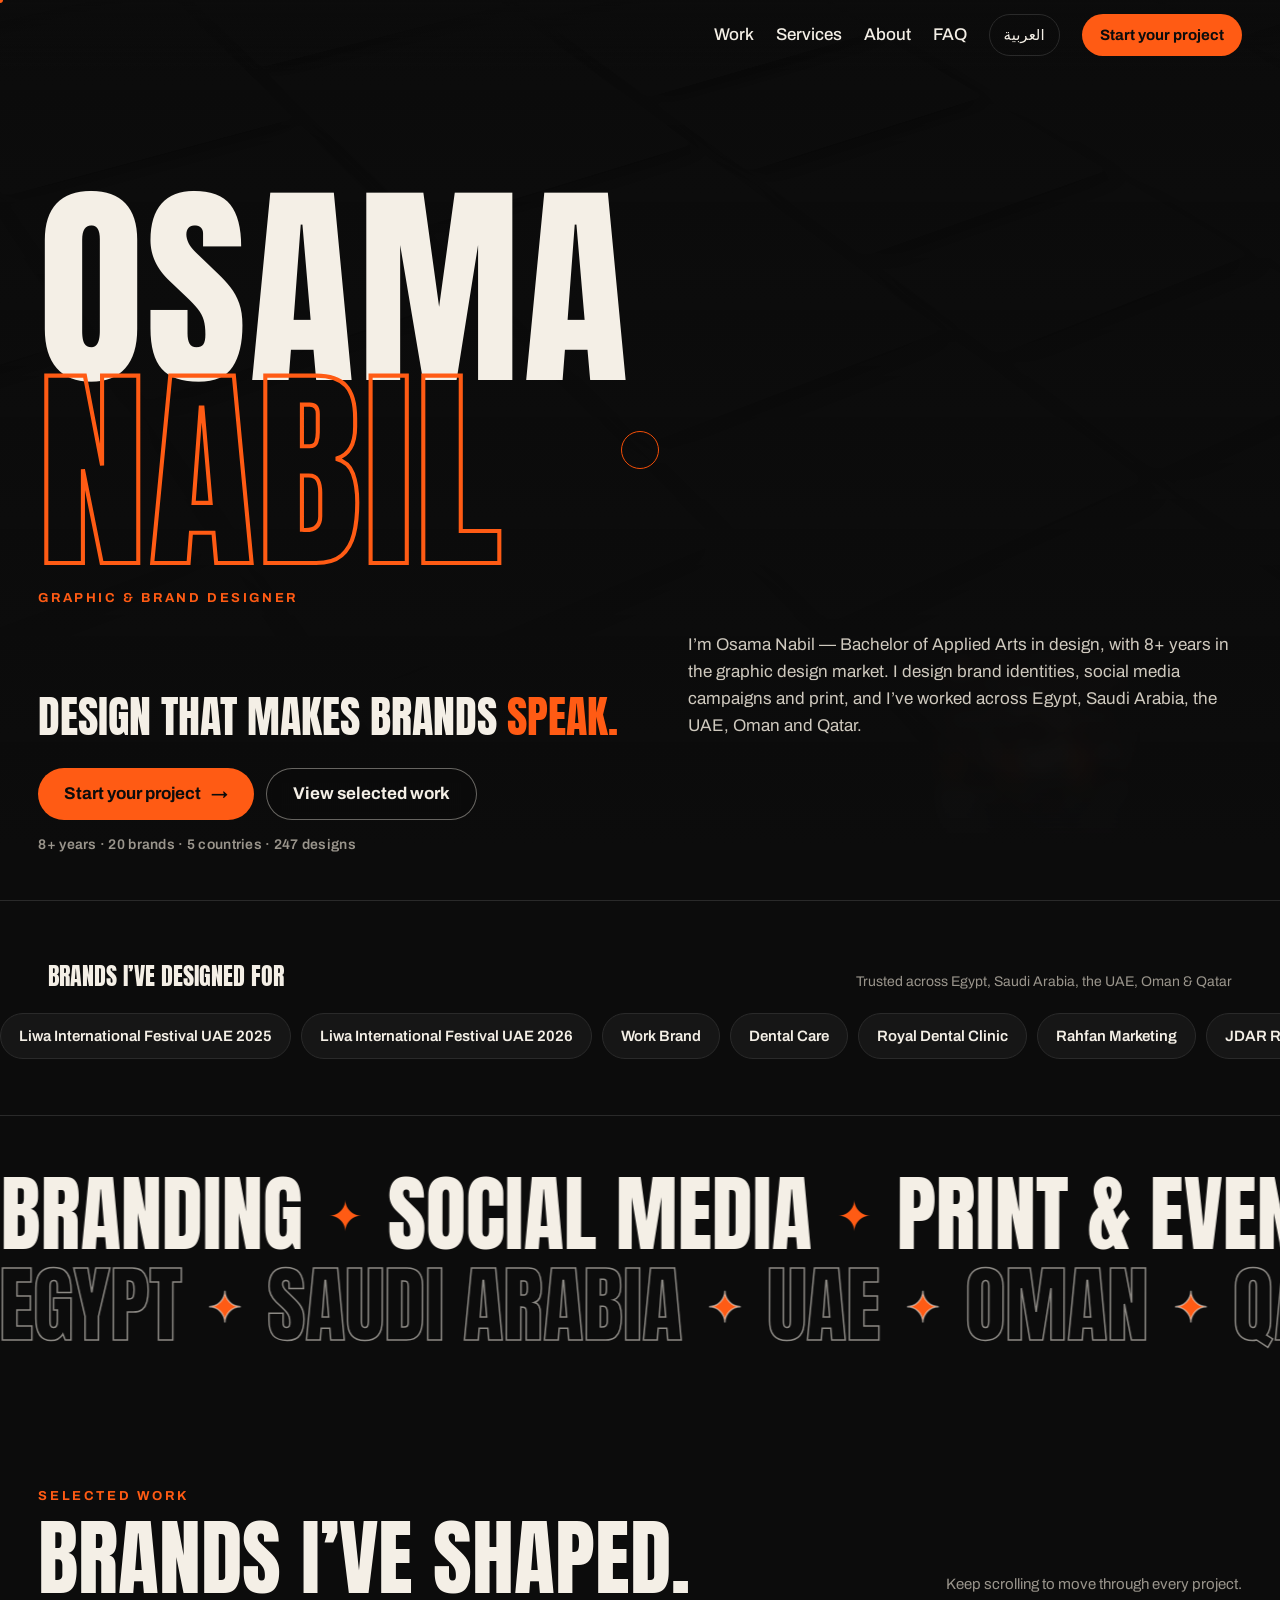
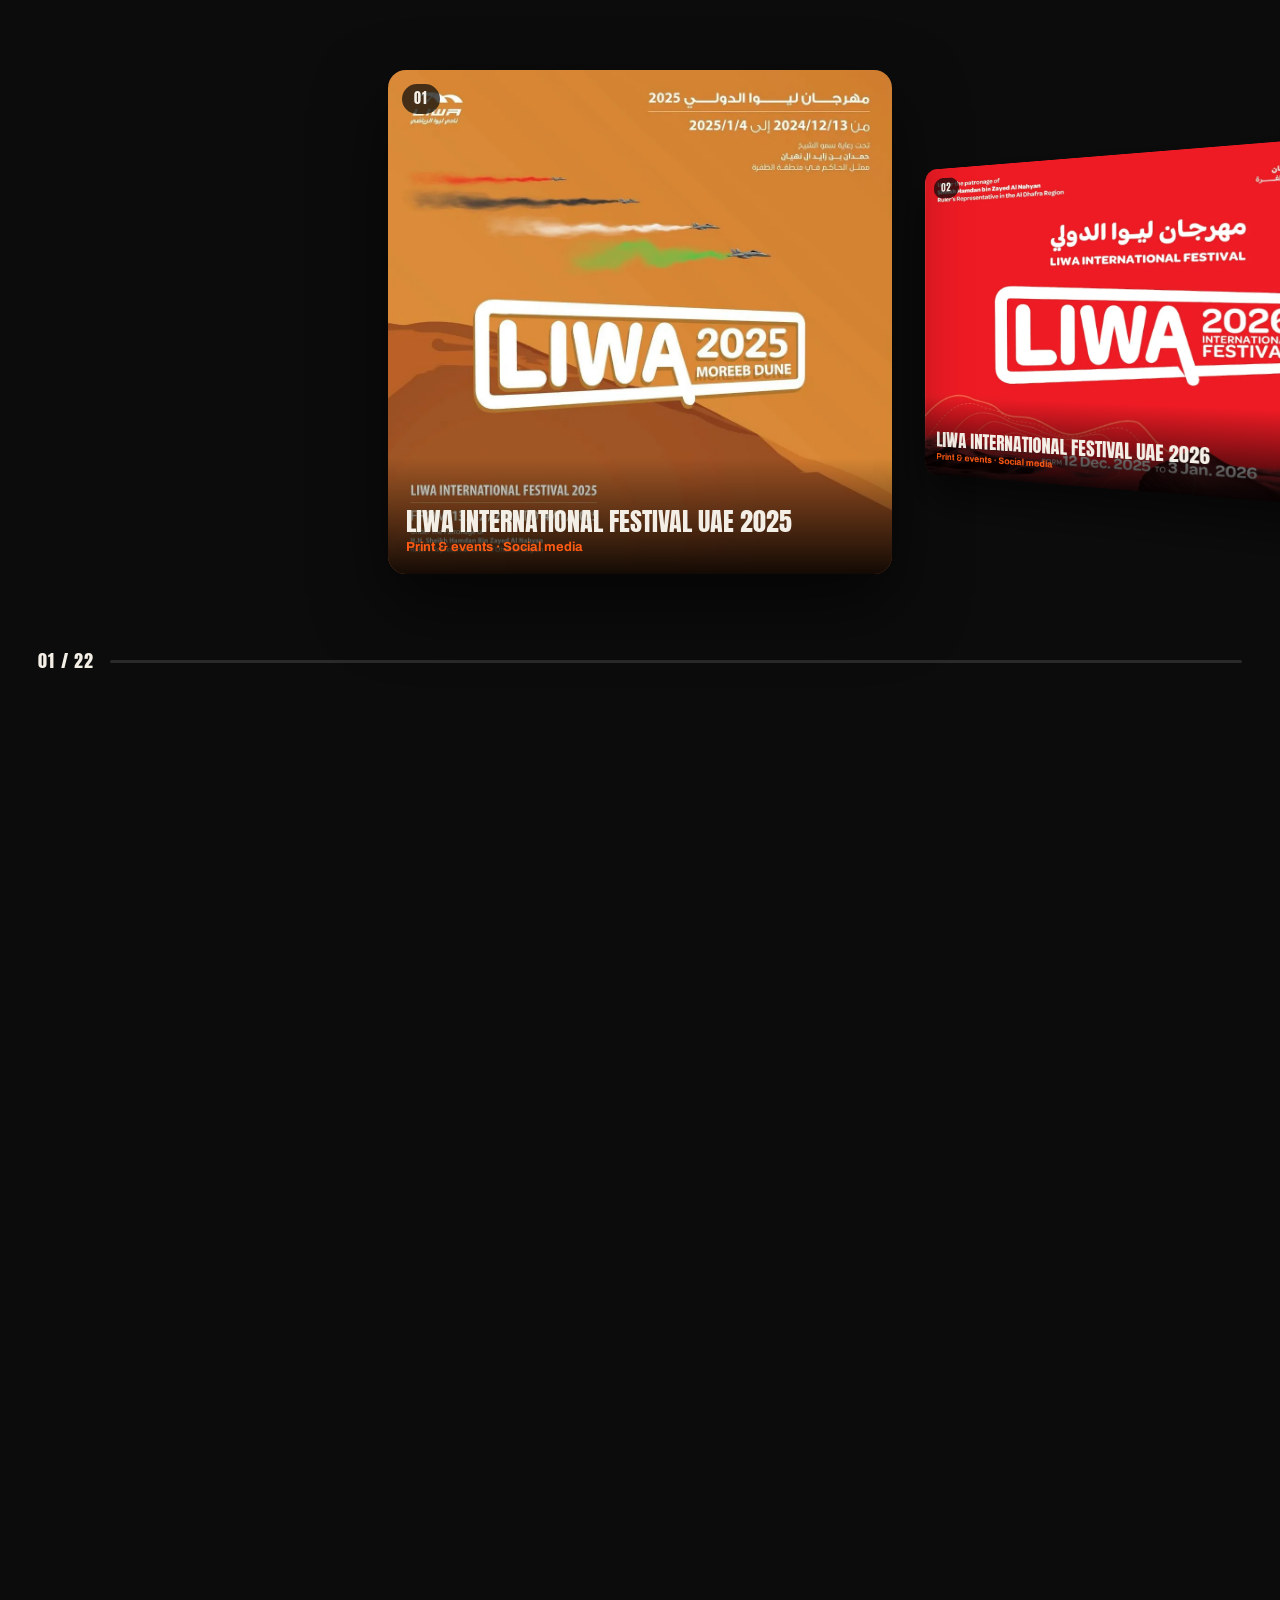
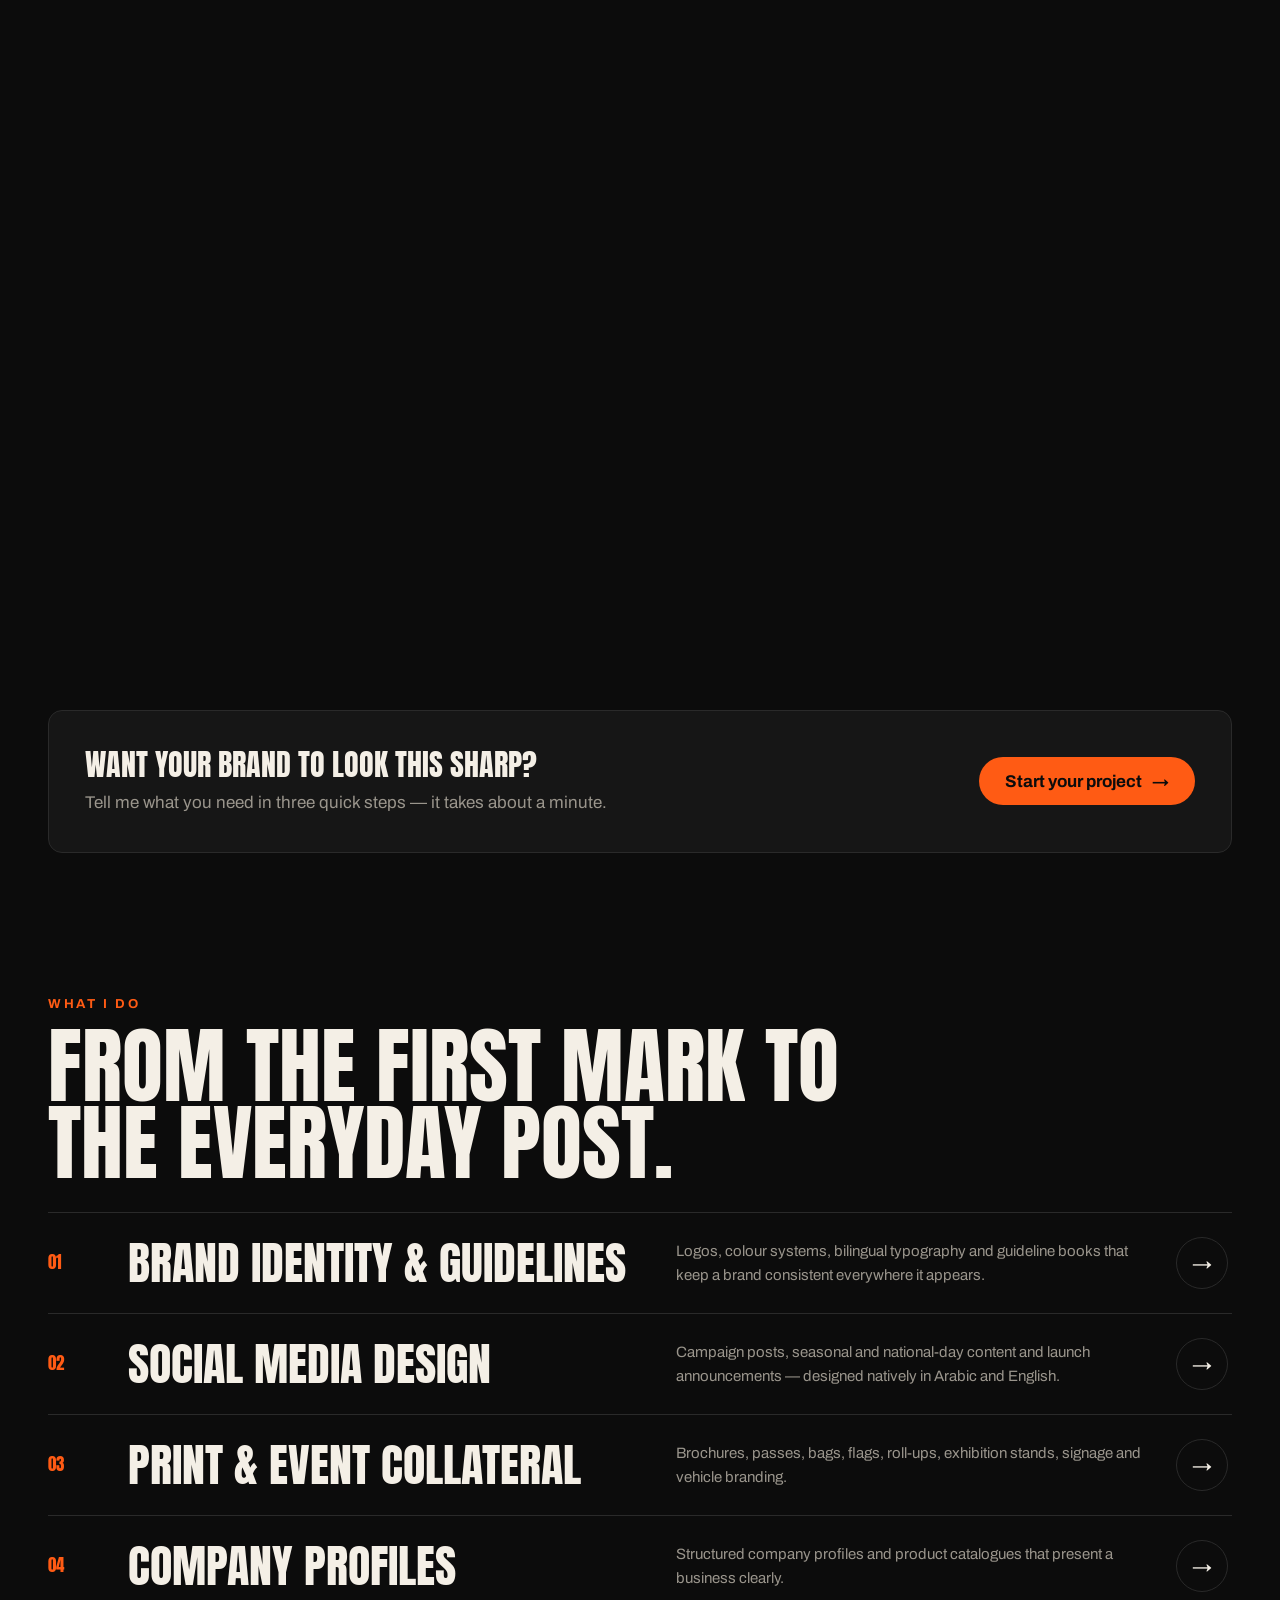
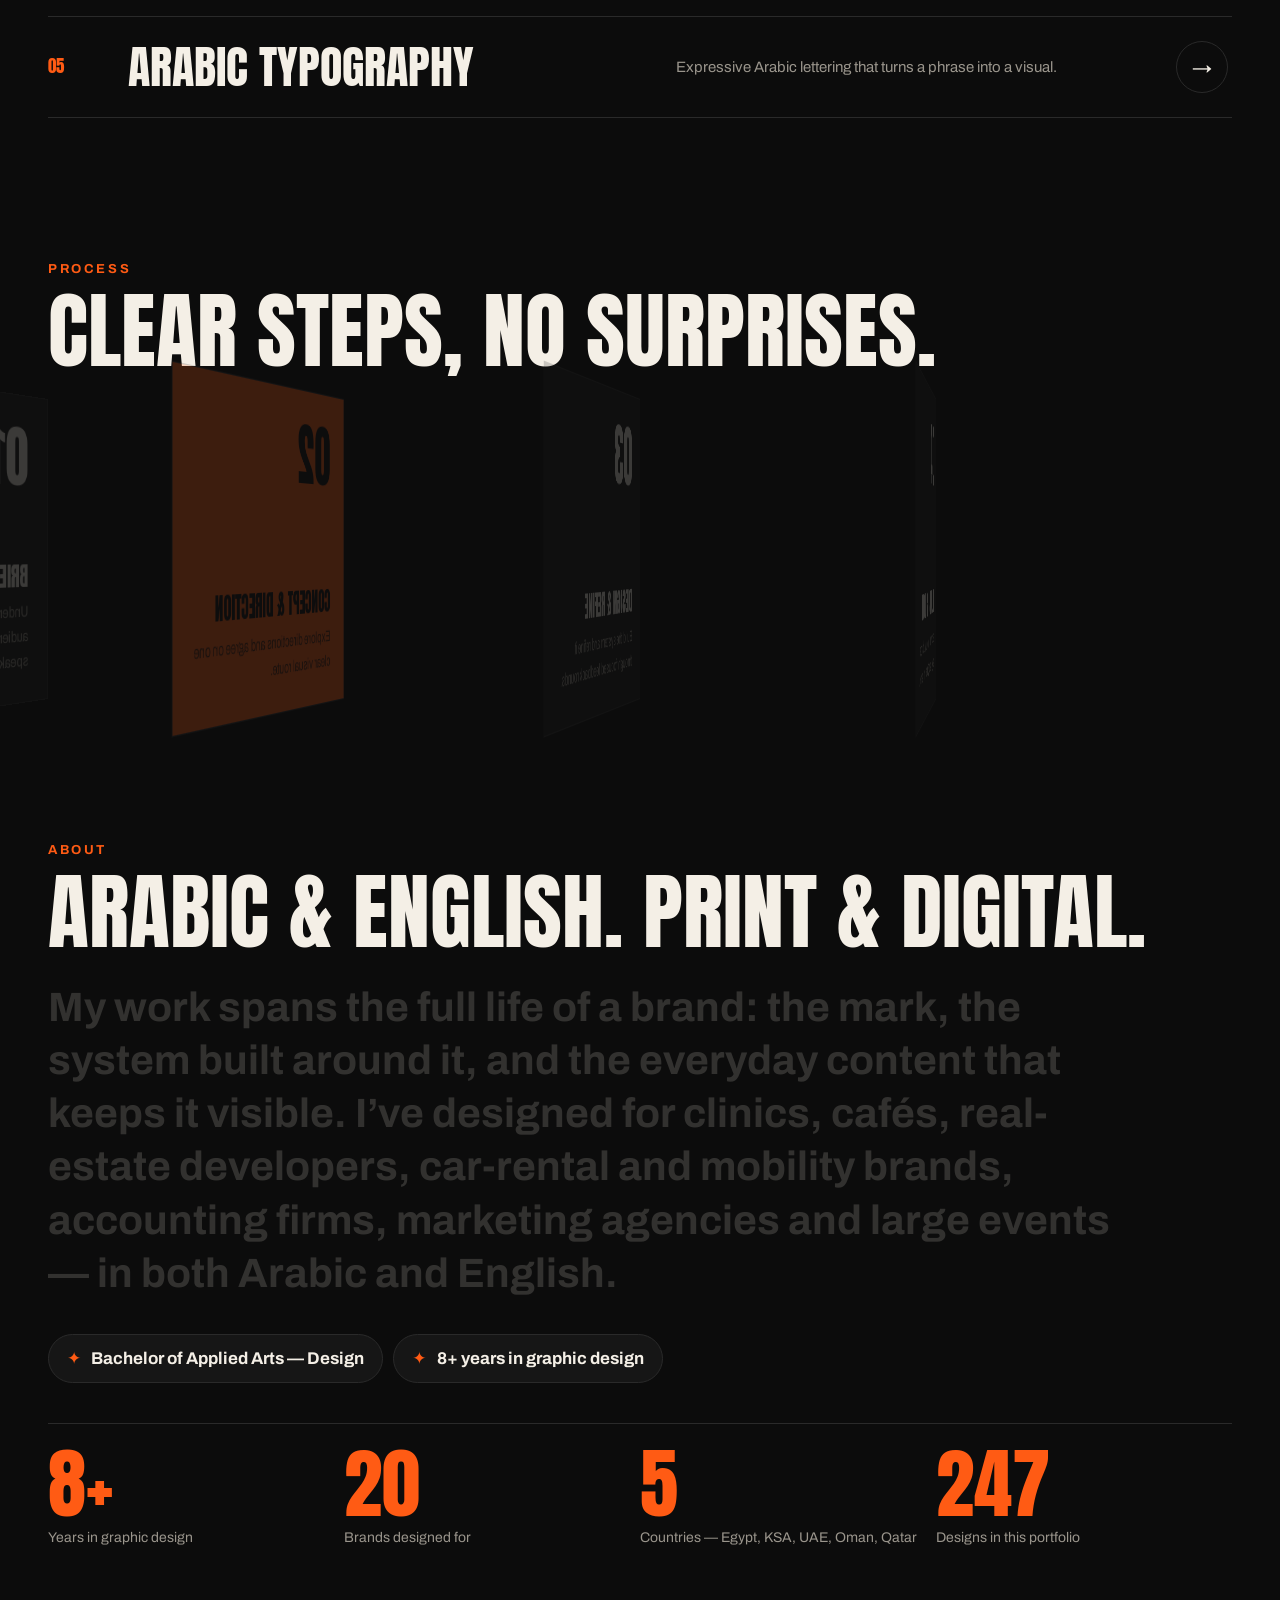
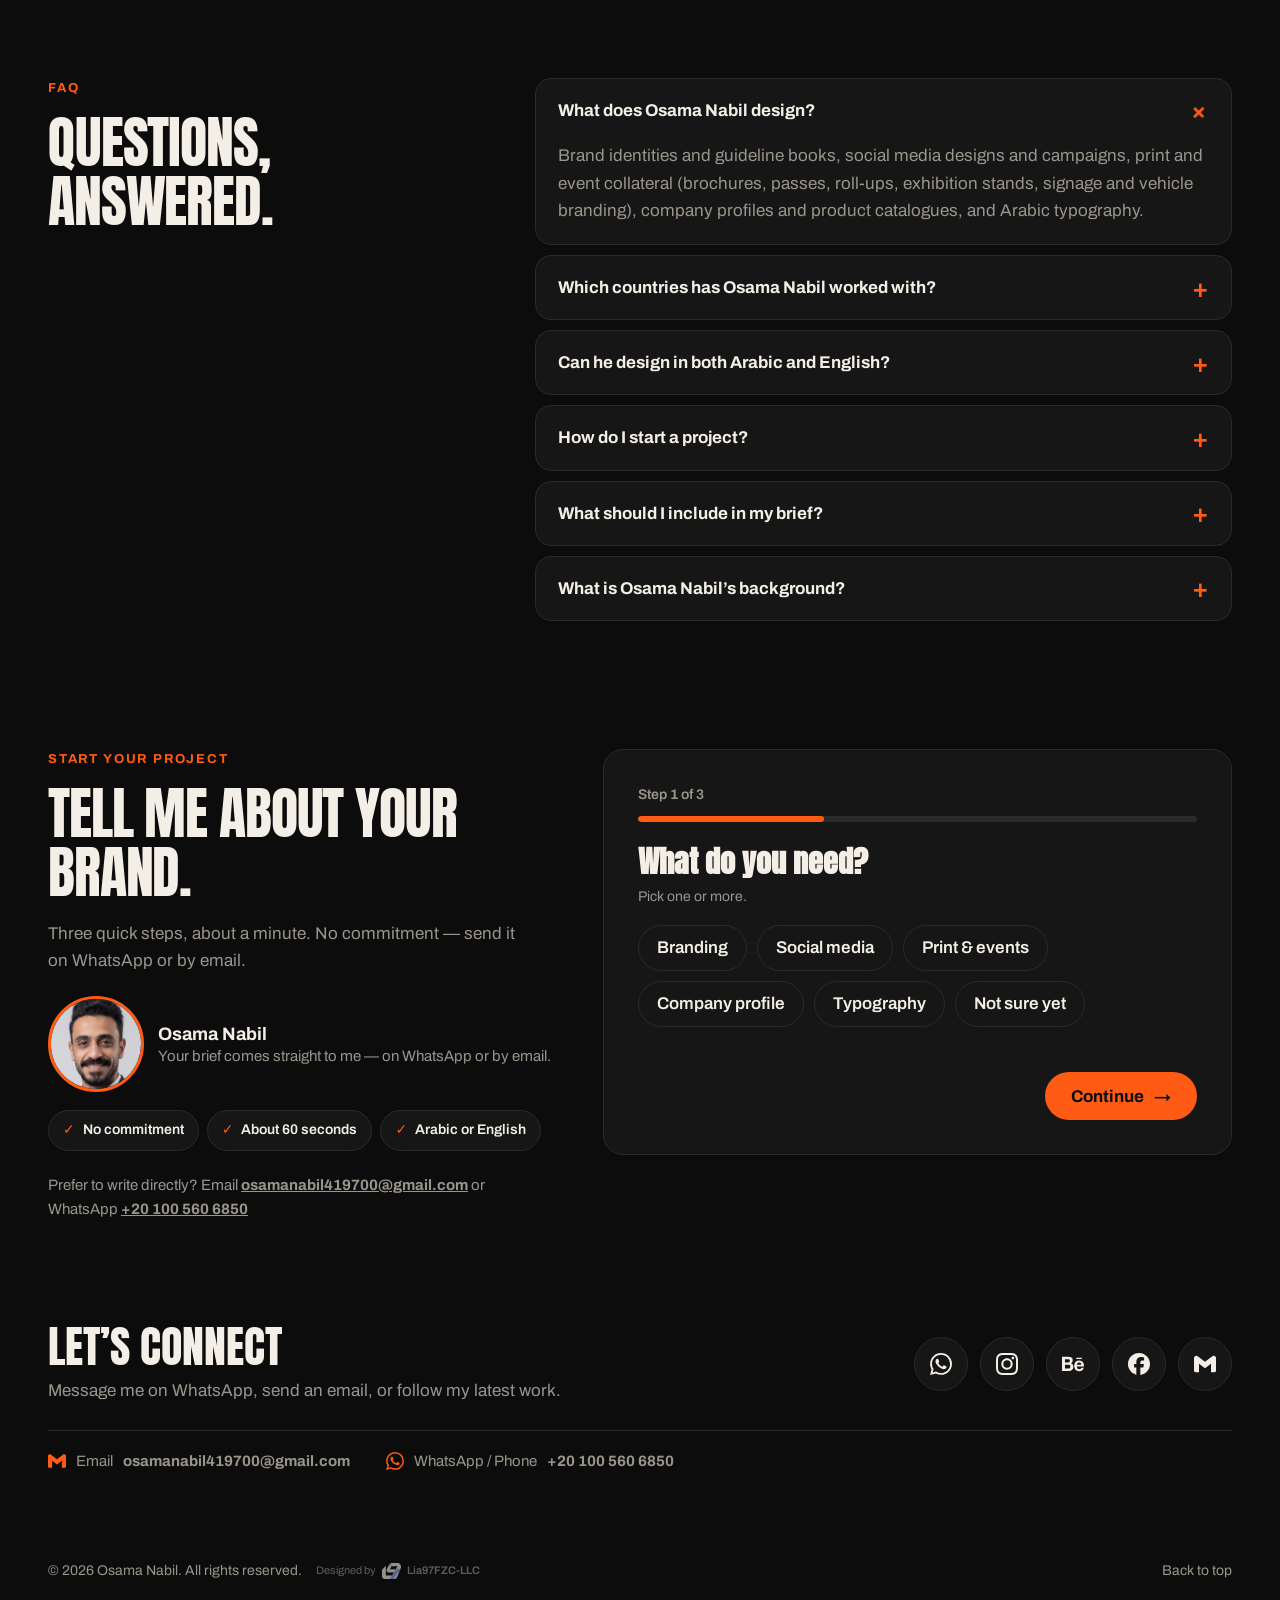
<file: index.html>
<!doctype html>
<html lang="en" dir="ltr" data-base="">
<head>
  <meta charset="utf-8">
  <meta name="viewport" content="width=device-width, initial-scale=1">
  <!--seo--><title>Osama Nabil — Graphic &amp; Brand Designer</title>
  <meta name="description" content="Osama Nabil is a graphic and brand designer (Bachelor of Applied Arts, 8+ years of experience) creating brand identities, social media campaigns, print and event collateral, company profiles and Arabic typography for brands in Egypt, Saudi Arabia, the UAE, Oman and Qatar.">
  <link rel="canonical" href="https://www.osamanabil.com/">
  <meta name="robots" content="index, follow, max-image-preview:large">
  <meta name="author" content="Osama Nabil">
  <meta property="og:type" content="profile">
  <meta property="og:site_name" content="Osama Nabil">
  <meta property="og:title" content="Osama Nabil — Graphic &amp; Brand Designer">
  <meta property="og:description" content="Osama Nabil is a graphic and brand designer (Bachelor of Applied Arts, 8+ years of experience) creating brand identities, social media campaigns, print and event collateral, company profiles and Arabic typography for brands in Egypt, Saudi Arabia, the UAE, Oman and Qatar.">
  <meta property="og:url" content="https://www.osamanabil.com/">
  <meta property="og:image" content="https://www.osamanabil.com/assets/img/portrait.jpg">
  <meta property="og:image:width" content="800">
  <meta property="og:image:height" content="1001">
  <meta property="og:image:alt" content="Osama Nabil">
  <meta property="og:locale" content="en_US">
  <meta property="og:locale:alternate" content="ar_AE">
  <meta property="profile:first_name" content="Osama">
  <meta property="profile:last_name" content="Nabil">
  <meta name="twitter:card" content="summary_large_image">
  <meta name="twitter:title" content="Osama Nabil — Graphic &amp; Brand Designer">
  <meta name="twitter:description" content="Osama Nabil is a graphic and brand designer (Bachelor of Applied Arts, 8+ years of experience) creating brand identities, social media campaigns, print and event collateral, company profiles and Arabic typography for brands in Egypt, Saudi Arabia, the UAE, Oman and Qatar.">
  <meta name="twitter:image" content="https://www.osamanabil.com/assets/img/portrait.jpg">
  <script type="application/ld+json">{"@context":"https://schema.org","@graph":[{"@type":"WebSite","@id":"https://www.osamanabil.com/#website","url":"https://www.osamanabil.com/","name":"Osama Nabil — Graphic & Brand Designer","inLanguage":["en","ar"],"publisher":{"@id":"https://www.osamanabil.com/#person"}},{"@type":"ProfilePage","@id":"https://www.osamanabil.com/#page","url":"https://www.osamanabil.com/","name":"Osama Nabil — Graphic & Brand Designer","description":"Osama Nabil is a graphic and brand designer (Bachelor of Applied Arts, 8+ years of experience) creating brand identities, social media campaigns, print and event collateral, company profiles and Arabic typography for brands in Egypt, Saudi Arabia, the UAE, Oman and Qatar.","isPartOf":{"@id":"https://www.osamanabil.com/#website"},"mainEntity":{"@id":"https://www.osamanabil.com/#person"},"inLanguage":"en"},{"@type":"Person","@id":"https://www.osamanabil.com/#person","name":"Osama Nabil","alternateName":"أسامة نبيل","jobTitle":"Graphic & Brand Designer","description":"Osama Nabil is a graphic and brand designer (Bachelor of Applied Arts, 8+ years of experience) creating brand identities, social media campaigns, print and event collateral, company profiles and Arabic typography for brands in Egypt, Saudi Arabia, the UAE, Oman and Qatar.","image":"https://www.osamanabil.com/assets/img/portrait.jpg","url":"https://www.osamanabil.com/","email":"mailto:osamanabil419700@gmail.com","telephone":"+201005606850","sameAs":["https://www.instagram.com/osamanabiill/","https://www.behance.net/osamanabil4197","https://www.facebook.com/anaosama.nabil"],"knowsLanguage":["ar","en"],"hasCredential":{"@type":"EducationalOccupationalCredential","credentialCategory":"degree","name":"Bachelor of Applied Arts (Design)"},"knowsAbout":["Brand identity design","Brand guidelines","Logo design","Social media design","Print design","Event collateral","Company profile design","Arabic typography"],"workLocation":[{"@type":"Country","name":"Egypt"},{"@type":"Country","name":"Saudi Arabia"},{"@type":"Country","name":"United Arab Emirates"},{"@type":"Country","name":"Oman"},{"@type":"Country","name":"Qatar"}]},{"@type":"ProfessionalService","@id":"https://www.osamanabil.com/#service","name":"Osama Nabil — Graphic & Brand Designer","url":"https://www.osamanabil.com/","image":"https://www.osamanabil.com/assets/img/portrait.jpg","email":"osamanabil419700@gmail.com","telephone":"+201005606850","sameAs":["https://www.instagram.com/osamanabiill/","https://www.behance.net/osamanabil4197","https://www.facebook.com/anaosama.nabil"],"founder":{"@id":"https://www.osamanabil.com/#person"},"description":"Osama Nabil is a graphic and brand designer (Bachelor of Applied Arts, 8+ years of experience) creating brand identities, social media campaigns, print and event collateral, company profiles and Arabic typography for brands in Egypt, Saudi Arabia, the UAE, Oman and Qatar.","areaServed":[{"@type":"Country","name":"Egypt"},{"@type":"Country","name":"Saudi Arabia"},{"@type":"Country","name":"United Arab Emirates"},{"@type":"Country","name":"Oman"},{"@type":"Country","name":"Qatar"}],"availableLanguage":["Arabic","English"],"hasOfferCatalog":{"@type":"OfferCatalog","name":"What I do","itemListElement":[{"@type":"Offer","itemOffered":{"@type":"Service","name":"Brand identity & guidelines","description":"Logos, colour systems, bilingual typography and guideline books that keep a brand consistent everywhere it appears."}},{"@type":"Offer","itemOffered":{"@type":"Service","name":"Social media design","description":"Campaign posts, seasonal and national-day content and launch announcements — designed natively in Arabic and English."}},{"@type":"Offer","itemOffered":{"@type":"Service","name":"Print & event collateral","description":"Brochures, passes, bags, flags, roll-ups, exhibition stands, signage and vehicle branding."}},{"@type":"Offer","itemOffered":{"@type":"Service","name":"Company profiles","description":"Structured company profiles and product catalogues that present a business clearly."}},{"@type":"Offer","itemOffered":{"@type":"Service","name":"Arabic typography","description":"Expressive Arabic lettering that turns a phrase into a visual."}}]}},{"@type":"FAQPage","@id":"https://www.osamanabil.com/#faq","mainEntity":[{"@type":"Question","name":"What does Osama Nabil design?","acceptedAnswer":{"@type":"Answer","text":"Brand identities and guideline books, social media designs and campaigns, print and event collateral (brochures, passes, roll-ups, exhibition stands, signage and vehicle branding), company profiles and product catalogues, and Arabic typography."}},{"@type":"Question","name":"Which countries has Osama Nabil worked with?","acceptedAnswer":{"@type":"Answer","text":"Brands in Egypt, Saudi Arabia, the United Arab Emirates, Oman and Qatar — including clinics, cafés, real-estate developers, car-rental and mobility companies, accounting firms, marketing agencies and large events."}},{"@type":"Question","name":"Can he design in both Arabic and English?","acceptedAnswer":{"@type":"Answer","text":"Yes. The portfolio includes bilingual brand guidelines and social media work typeset natively in Arabic and English."}},{"@type":"Question","name":"How do I start a project?","acceptedAnswer":{"@type":"Answer","text":"Fill in the three-step brief on this page — it takes about a minute — then send it on WhatsApp or by email. There is no commitment."}},{"@type":"Question","name":"What should I include in my brief?","acceptedAnswer":{"@type":"Answer","text":"What you need (for example a logo, a social media campaign or event print), when you need it, an approximate budget if you have one, and the best way to reach you."}},{"@type":"Question","name":"What is Osama Nabil’s background?","acceptedAnswer":{"@type":"Answer","text":"He holds a Bachelor of Applied Arts in design and has more than 8 years of experience in the graphic design market."}}]},{"@type":"ItemList","@id":"https://www.osamanabil.com/#work","name":"Selected work","itemListElement":[{"@type":"ListItem","position":1,"item":{"@type":"CreativeWork","name":"Liwa International Festival UAE 2025","description":"Festival collateral — main poster, banners, brochures, bags, vehicle branding, passes, tickets, calendar, flags, map and social posts, plus moments from the event.","genre":["Print & events","Social media"],"image":"https://www.osamanabil.com/assets/work/liwa-2025/01.webp","creator":{"@id":"https://www.osamanabil.com/#person"}}},{"@type":"ListItem","position":2,"item":{"@type":"CreativeWork","name":"Liwa International Festival UAE 2026","description":"Full festival identity rollout — main posters, Arabic and English event calendars, flags, ID and VIP cards, brochure, tickets, bags, appreciation certificate, honoring backdrop, social media posts and merchandise, plus moments from the event.","genre":["Print & events","Social media"],"image":"https://www.osamanabil.com/assets/work/liwa-2026/01.webp","creator":{"@id":"https://www.osamanabil.com/#person"}}},{"@type":"ListItem","position":3,"item":{"@type":"CreativeWork","name":"Work Brand","description":"Office space & business solutions — social media posts.","genre":["Social media"],"image":"https://www.osamanabil.com/assets/work/workbrand/01.webp","creator":{"@id":"https://www.osamanabil.com/#person"}}},{"@type":"ListItem","position":4,"item":{"@type":"CreativeWork","name":"Dental Care","description":"Dental care clinic — social media marketing set.","genre":["Social media"],"image":"https://www.osamanabil.com/assets/work/dental-clinic/01.webp","creator":{"@id":"https://www.osamanabil.com/#person"}}},{"@type":"ListItem","position":5,"item":{"@type":"CreativeWork","name":"Royal Dental Clinic","description":"Dental clinic identity — logo construction, colour system, business cards and social posts.","genre":["Branding","Social media"],"image":"https://www.osamanabil.com/assets/work/royal-clinic/01.webp","creator":{"@id":"https://www.osamanabil.com/#person"}}},{"@type":"ListItem","position":6,"item":{"@type":"CreativeWork","name":"Rahfan Marketing","description":"Marketing agency — social media campaign.","genre":["Social media"],"image":"https://www.osamanabil.com/assets/work/rahfan/01.webp","creator":{"@id":"https://www.osamanabil.com/#person"}}},{"@type":"ListItem","position":7,"item":{"@type":"CreativeWork","name":"JDAR Real Estate","description":"Interior finishing — social media posts.","genre":["Social media"],"image":"https://www.osamanabil.com/assets/work/jdar/01.webp","creator":{"@id":"https://www.osamanabil.com/#person"}}},{"@type":"ListItem","position":8,"item":{"@type":"CreativeWork","name":"Muhra Beauty Zone","description":"Aesthetic clinic — treatment campaign posts.","genre":["Social media"],"image":"https://www.osamanabil.com/assets/work/muhra/01.webp","creator":{"@id":"https://www.osamanabil.com/#person"}}},{"@type":"ListItem","position":9,"item":{"@type":"CreativeWork","name":"Sm Nerds Marketing UAE","description":"Digital marketing team — social media posts.","genre":["Social media"],"image":"https://www.osamanabil.com/assets/work/sm-nerds/01.webp","creator":{"@id":"https://www.osamanabil.com/#person"}}},{"@type":"ListItem","position":10,"item":{"@type":"CreativeWork","name":"Maskanak Brand UAE","description":"Real estate — social media posts.","genre":["Social media"],"image":"https://www.osamanabil.com/assets/work/msknk/01.webp","creator":{"@id":"https://www.osamanabil.com/#person"}}},{"@type":"ListItem","position":11,"item":{"@type":"CreativeWork","name":"Ahmed Mahfouz Accounting Company SAS","description":"Chartered accountants & auditors — social media posts.","genre":["Social media"],"image":"https://www.osamanabil.com/assets/work/sas/01.webp","creator":{"@id":"https://www.osamanabil.com/#person"}}},{"@type":"ListItem","position":12,"item":{"@type":"CreativeWork","name":"RivaTower Real Estate Saudi Arabia","description":"Real estate — logo presentation and social media posts.","genre":["Social media"],"image":"https://www.osamanabil.com/assets/work/riva-tower/01.webp","creator":{"@id":"https://www.osamanabil.com/#person"}}},{"@type":"ListItem","position":13,"item":{"@type":"CreativeWork","name":"Capital Transport Saudi Arabia","description":"Exhibition stands, airport signage, roll-ups and National Day campaigns.","genre":["Print & events","Social media"],"image":"https://www.osamanabil.com/assets/work/ctc/01.webp","creator":{"@id":"https://www.osamanabil.com/#person"}}},{"@type":"ListItem","position":14,"item":{"@type":"CreativeWork","name":"Easy Parking Saudi Arabia","description":"Parking operations — social media campaign.","genre":["Social media"],"image":"https://www.osamanabil.com/assets/work/easy-parking/01.webp","creator":{"@id":"https://www.osamanabil.com/#person"}}},{"@type":"ListItem","position":15,"item":{"@type":"CreativeWork","name":"Black Car Saudi Arabia","description":"Premium car service — social media posts.","genre":["Social media"],"image":"https://www.osamanabil.com/assets/work/black-car/01.webp","creator":{"@id":"https://www.osamanabil.com/#person"}}},{"@type":"ListItem","position":16,"item":{"@type":"CreativeWork","name":"Asiar Saudi Arabia","description":"Car rental — seasonal social media campaign.","genre":["Social media"],"image":"https://www.osamanabil.com/assets/work/asiar/01.webp","creator":{"@id":"https://www.osamanabil.com/#person"}}},{"@type":"ListItem","position":17,"item":{"@type":"CreativeWork","name":"Maamar Al Sultana Real Estate Oman","description":"Real-estate developer — social media campaign.","genre":["Social media"],"image":"https://www.osamanabil.com/assets/work/mimar-oman/01.webp","creator":{"@id":"https://www.osamanabil.com/#person"}}},{"@type":"ListItem","position":18,"item":{"@type":"CreativeWork","name":"Relief Cafe","description":"Café identity — logo, stationery, menu, packaging and launch posts.","genre":["Branding"],"image":"https://www.osamanabil.com/assets/work/relief-cafe/01.webp","creator":{"@id":"https://www.osamanabil.com/#person"}}},{"@type":"ListItem","position":19,"item":{"@type":"CreativeWork","name":"Marble Factory","description":"Company profile for an Egyptian marble & granite factory — product catalogue layout.","genre":["Company profile"],"image":"https://www.osamanabil.com/assets/work/marble-profile/01.webp","creator":{"@id":"https://www.osamanabil.com/#person"}}},{"@type":"ListItem","position":20,"item":{"@type":"CreativeWork","name":"Boost Marketing","description":"Marketing brand guidelines — logo system, colour palette, bilingual typography and brand applications.","genre":["Branding"],"image":"https://www.osamanabil.com/assets/work/boost/01.webp","creator":{"@id":"https://www.osamanabil.com/#person"}}},{"@type":"ListItem","position":21,"item":{"@type":"CreativeWork","name":"Green Motion","description":"Car & van rental — brand guideline book and a social media campaign.","genre":["Branding","Social media"],"image":"https://www.osamanabil.com/assets/work/green-motion/01.webp","creator":{"@id":"https://www.osamanabil.com/#person"}}},{"@type":"ListItem","position":22,"item":{"@type":"CreativeWork","name":"Arabic Typography","description":"Experimental Arabic lettering — proverbs and quotes.","genre":["Typography"],"image":"https://www.osamanabil.com/assets/work/typography/01.webp","creator":{"@id":"https://www.osamanabil.com/#person"}}}]}]}</script>
  <!--/seo-->
  <meta name="theme-color" content="#0c0c0c">
  <link rel="icon" href="assets/img/favicon.svg" type="image/svg+xml">
  <link rel="preconnect" href="https://fonts.googleapis.com">
  <link rel="preconnect" href="https://fonts.gstatic.com" crossorigin>
  <link href="https://fonts.googleapis.com/css2?family=Anton&family=Archivo:wght@400;500;700&family=Lalezar&family=Almarai:wght@400;700;800&display=swap" rel="stylesheet">
  <link rel="stylesheet" href="assets/css/lightbox.css?v=7b86ee176d">
  <link rel="stylesheet" href="assets/css/motion.css?v=6e8870289b">
  <link rel="stylesheet" href="assets/css/funnel.css?v=9a8905e821">
  <link rel="stylesheet" href="style.css?v=09de38df1e">
</head>
<body>
  <header class="nav" id="top">
    <nav class="nav__links" aria-label="Primary">
      <a href="#work" data-i18n="nav.work">Work</a>
      <a href="#services" data-i18n="nav.services">Services</a>
      <a href="#about" data-i18n="nav.about">About</a>
      <a href="#faq" data-i18n="faq.kicker">FAQ</a>
    </nav>
    <button class="nav__lang" type="button" data-lang-toggle data-i18n="lang.switch">العربية</button>
    <a class="nav__cta mag" href="#contact" data-i18n="cta.contact">Start your project</a>
  </header>

  <main>
    <section class="hero" id="hero">
      <div class="iso" aria-hidden="true"><div class="iso__fill" id="isoFill"></div><div class="iso__plane" id="iso"></div></div>
      <div class="hero__shade" aria-hidden="true"></div>
      <div class="hero__content">
        <h1 class="hero__name" aria-label="Osama Nabil">
          <span class="hero__l1" data-name-first>OSAMA</span>
          <span class="hero__l2" data-name-last>NABIL</span>
        </h1>
        <div class="hero__panel is-in">
          <p class="kicker" data-i18n="hero.kicker">Graphic &amp; Brand Designer</p>
          <p class="hero__title" data-i18n-html="hero.title" data-split>Design that makes brands <em>speak.</em></p>
          <p class="hero__lead" data-i18n="hero.lead">I’m Osama Nabil — Bachelor of Applied Arts in design, with 8+ years in the graphic design market. I design brand identities, social media campaigns and print, and I’ve worked across Egypt, Saudi Arabia, the UAE, Oman and Qatar.</p>
          <div class="hero__ctas">
            <a class="btn mag" href="#contact"><span data-i18n="cta.contact">Start your project</span> <span class="arr" aria-hidden="true">→</span></a>
            <a class="btn btn--ghost mag" href="#work" data-i18n="cta.work">View selected work</a>
          </div>
          <p class="f-proof" data-i18n="cta.proof">8+ years · 20 brands · 5 countries · 247 designs</p>
        </div>
      </div>
    </section>

    <!--inc:clients--><section class="clients" aria-labelledby="clientsTitle"><div class="f-wrap clients__head"><h2 class="clients__title" id="clientsTitle" data-i18n="clients.title">Brands I’ve designed for</h2><p class="clients__kicker" data-i18n="clients.kicker">Trusted across Egypt, Saudi Arabia, the UAE, Oman &amp; Qatar</p></div><div class="clients__rail"><ul class="clients__list" data-clients data-marquee><li>Liwa International Festival UAE 2025</li><li>Liwa International Festival UAE 2026</li><li>Work Brand</li><li>Dental Care</li><li>Royal Dental Clinic</li><li>Rahfan Marketing</li><li>JDAR Real Estate</li><li>Muhra Beauty Zone</li><li>Sm Nerds Marketing UAE</li><li>Maskanak Brand UAE</li><li>Ahmed Mahfouz Accounting Company SAS</li><li>RivaTower Real Estate Saudi Arabia</li><li>Capital Transport Saudi Arabia</li><li>Easy Parking Saudi Arabia</li><li>Black Car Saudi Arabia</li><li>Asiar Saudi Arabia</li><li>Maamar Al Sultana Real Estate Oman</li><li>Relief Cafe</li><li>Marble Factory</li><li>Boost Marketing</li></ul></div></section><!--/inc:clients-->

    <section class="kinetic" aria-hidden="true">
      <div class="kinetic__row" id="row1"></div>
      <div class="kinetic__row kinetic__row--alt" id="row2"></div>
    </section>

    <section class="flow" id="work" aria-labelledby="workTitle">
      <div class="flow__stage">
        <header class="flow__head">
          <div>
            <p class="kicker" data-i18n="work.kicker">Selected work</p>
            <h2 id="workTitle" data-i18n="work.title">Brands I’ve shaped.</h2>
          </div>
          <p class="flow__hint" data-i18n="work.drift">Keep scrolling to move through every project.</p>
        </header>
        <div class="flow__scene"><div class="flow__track" id="track"><!--pr:projects--><article class="pr-item"><h3>Liwa International Festival UAE 2025</h3><p>Festival collateral — main poster, banners, brochures, bags, vehicle branding, passes, tickets, calendar, flags, map and social posts, plus moments from the event.</p><p>Print &amp; events · Social media · United Arab Emirates · 26 designs</p></article><article class="pr-item"><h3>Liwa International Festival UAE 2026</h3><p>Full festival identity rollout — main posters, Arabic and English event calendars, flags, ID and VIP cards, brochure, tickets, bags, appreciation certificate, honoring backdrop, social media posts and merchandise, plus moments from the event.</p><p>Print &amp; events · Social media · United Arab Emirates · 29 designs</p></article><article class="pr-item"><h3>Work Brand</h3><p>Office space &amp; business solutions — social media posts.</p><p>Social media · 5 designs</p></article><article class="pr-item"><h3>Dental Care</h3><p>Dental care clinic — social media marketing set.</p><p>Social media · 4 designs</p></article><article class="pr-item"><h3>Royal Dental Clinic</h3><p>Dental clinic identity — logo construction, colour system, business cards and social posts.</p><p>Branding · Social media · Egypt · 11 designs</p></article><article class="pr-item"><h3>Rahfan Marketing</h3><p>Marketing agency — social media campaign.</p><p>Social media · Egypt · 9 designs</p></article><article class="pr-item"><h3>JDAR Real Estate</h3><p>Interior finishing — social media posts.</p><p>Social media · Egypt · 5 designs</p></article><article class="pr-item"><h3>Muhra Beauty Zone</h3><p>Aesthetic clinic — treatment campaign posts.</p><p>Social media · 13 designs</p></article><article class="pr-item"><h3>Sm Nerds Marketing UAE</h3><p>Digital marketing team — social media posts.</p><p>Social media · United Arab Emirates · 5 designs</p></article><article class="pr-item"><h3>Maskanak Brand UAE</h3><p>Real estate — social media posts.</p><p>Social media · United Arab Emirates · 3 designs</p></article><article class="pr-item"><h3>Ahmed Mahfouz Accounting Company SAS</h3><p>Chartered accountants &amp; auditors — social media posts.</p><p>Social media · United Arab Emirates · 7 designs</p></article><article class="pr-item"><h3>RivaTower Real Estate Saudi Arabia</h3><p>Real estate — logo presentation and social media posts.</p><p>Social media · Saudi Arabia · 8 designs</p></article><article class="pr-item"><h3>Capital Transport Saudi Arabia</h3><p>Exhibition stands, airport signage, roll-ups and National Day campaigns.</p><p>Print &amp; events · Social media · Saudi Arabia · 25 designs</p></article><article class="pr-item"><h3>Easy Parking Saudi Arabia</h3><p>Parking operations — social media campaign.</p><p>Social media · Saudi Arabia · 7 designs</p></article><article class="pr-item"><h3>Black Car Saudi Arabia</h3><p>Premium car service — social media posts.</p><p>Social media · Saudi Arabia · 5 designs</p></article><article class="pr-item"><h3>Asiar Saudi Arabia</h3><p>Car rental — seasonal social media campaign.</p><p>Social media · Saudi Arabia · 12 designs</p></article><article class="pr-item"><h3>Maamar Al Sultana Real Estate Oman</h3><p>Real-estate developer — social media campaign.</p><p>Social media · Oman · 10 designs</p></article><article class="pr-item"><h3>Relief Cafe</h3><p>Café identity — logo, stationery, menu, packaging and launch posts.</p><p>Branding · Egypt · 9 designs</p></article><article class="pr-item"><h3>Marble Factory</h3><p>Company profile for an Egyptian marble &amp; granite factory — product catalogue layout.</p><p>Company profile · Egypt · 16 designs</p></article><article class="pr-item"><h3>Boost Marketing</h3><p>Marketing brand guidelines — logo system, colour palette, bilingual typography and brand applications.</p><p>Branding · 10 designs</p></article><article class="pr-item"><h3>Green Motion</h3><p>Car &amp; van rental — brand guideline book and a social media campaign.</p><p>Branding · Social media · Saudi Arabia · 23 designs</p></article><article class="pr-item"><h3>Arabic Typography</h3><p>Experimental Arabic lettering — proverbs and quotes.</p><p>Typography · 5 designs</p></article><!--/pr:projects--></div></div>
        <div class="flow__foot"><span class="flow__count" id="flowCount">01 / 21</span><span class="flow__bar"><i id="flowBar"></i></span></div>
      </div>
    </section>

    <div class="f-wrap"><!--inc:midcta--><aside class="midcta"><div><h3 data-i18n="mid.title">Want your brand to look this sharp?</h3><p data-i18n="mid.text">Tell me what you need in three quick steps — it takes about a minute.</p></div><a class="f-btn" href="#contact"><span data-i18n="cta.contact">Start your project</span> <span class="arr" aria-hidden="true">→</span></a></aside><!--/inc:midcta--></div>

    <section class="rows f-wrap" id="services" aria-labelledby="svcTitle">
      <header class="sec-head reveal">
        <p class="kicker" data-i18n="services.kicker">What I do</p>
        <h2 id="svcTitle" data-i18n="services.title" data-split>From the first mark to the everyday post.</h2>
      </header>
      <div class="rows__list" id="rows"><!--pr:services--><article class="pr-item"><h3>Brand identity &amp; guidelines</h3><p>Logos, colour systems, bilingual typography and guideline books that keep a brand consistent everywhere it appears.</p></article><article class="pr-item"><h3>Social media design</h3><p>Campaign posts, seasonal and national-day content and launch announcements — designed natively in Arabic and English.</p></article><article class="pr-item"><h3>Print &amp; event collateral</h3><p>Brochures, passes, bags, flags, roll-ups, exhibition stands, signage and vehicle branding.</p></article><article class="pr-item"><h3>Company profiles</h3><p>Structured company profiles and product catalogues that present a business clearly.</p></article><article class="pr-item"><h3>Arabic typography</h3><p>Expressive Arabic lettering that turns a phrase into a visual.</p></article><!--/pr:services--></div>
    </section>

    <section class="fold f-wrap" id="process" aria-labelledby="procTitle">
      <header class="sec-head reveal">
        <p class="kicker" data-i18n="process.kicker">Process</p>
        <h2 id="procTitle" data-i18n="process.title" data-split>Clear steps, no surprises.</h2>
      </header>
      <div class="fold__set" id="fold">
        <article class="fold__panel"><b>01</b><h3 data-i18n="step1.t">Brief &amp; research</h3><p data-i18n="step1.d">Understand the business, the audience and the market the brand speaks to.</p></article>
        <article class="fold__panel"><b>02</b><h3 data-i18n="step2.t">Concept &amp; direction</h3><p data-i18n="step2.d">Explore directions and agree on one clear visual route.</p></article>
        <article class="fold__panel"><b>03</b><h3 data-i18n="step3.t">Design &amp; refine</h3><p data-i18n="step3.d">Build the system and refine it through focused feedback rounds.</p></article>
        <article class="fold__panel"><b>04</b><h3 data-i18n="step4.t">Deliver &amp; roll out</h3><p data-i18n="step4.d">Hand over print-ready and social-ready files, organised and named.</p></article>
      </div>
    </section>

    <section class="read f-wrap" id="about" aria-labelledby="aboutTitle">
      <p class="kicker" data-i18n="about.kicker">About</p>
      <h2 class="read__title" id="aboutTitle" data-i18n="about.title">Arabic &amp; English. Print &amp; digital.</h2>
      <p class="read__text" id="readText"><span data-i18n="about.p1">My work spans the full life of a brand: the mark, the system built around it, and the everyday content that keeps it visible.</span> <span data-i18n="about.p2">I’ve designed for clinics, cafés, real-estate developers, car-rental and mobility brands, accounting firms, marketing agencies and large events — in both Arabic and English.</span></p>
      <ul class="creds"><li data-i18n="about.degree">Bachelor of Applied Arts — Design</li><li data-i18n="about.years">8+ years in graphic design</li></ul>
      <div class="stats" id="stats"></div>
    </section>

    <!--inc:faq--><section class="faq f-wrap" id="faq" aria-labelledby="faqTitle"><div class="faq__grid"><div><p class="f-kicker" data-i18n="faq.kicker">FAQ</p><h2 class="f-h2" id="faqTitle" data-i18n="faq.title">Questions, answered.</h2></div><div class="faq__list"><details open><summary data-i18n="faq.q1">What does Osama Nabil design?</summary><p data-i18n="faq.a1">Brand identities and guideline books, social media designs and campaigns, print and event collateral (brochures, passes, roll-ups, exhibition stands, signage and vehicle branding), company profiles and product catalogues, and Arabic typography.</p></details><details><summary data-i18n="faq.q2">Which countries has Osama Nabil worked with?</summary><p data-i18n="faq.a2">Brands in Egypt, Saudi Arabia, the United Arab Emirates, Oman and Qatar — including clinics, cafés, real-estate developers, car-rental and mobility companies, accounting firms, marketing agencies and large events.</p></details><details><summary data-i18n="faq.q3">Can he design in both Arabic and English?</summary><p data-i18n="faq.a3">Yes. The portfolio includes bilingual brand guidelines and social media work typeset natively in Arabic and English.</p></details><details><summary data-i18n="faq.q4">How do I start a project?</summary><p data-i18n="faq.a4">Fill in the three-step brief on this page — it takes about a minute — then send it on WhatsApp or by email. There is no commitment.</p></details><details><summary data-i18n="faq.q5">What should I include in my brief?</summary><p data-i18n="faq.a5">What you need (for example a logo, a social media campaign or event print), when you need it, an approximate budget if you have one, and the best way to reach you.</p></details><details><summary data-i18n="faq.q6">What is Osama Nabil’s background?</summary><p data-i18n="faq.a6">He holds a Bachelor of Applied Arts in design and has more than 8 years of experience in the graphic design market.</p></details></div></div></section><!--/inc:faq-->
    <!--inc:brief--><section class="brief f-wrap" id="contact" aria-labelledby="briefTitle"><div class="brief__grid"><div class="brief__intro"><p class="f-kicker" data-i18n="brief.kicker">Start your project</p><h2 class="f-h2" id="briefTitle" data-i18n="brief.title">Tell me about your brand.</h2><p class="brief__lead" data-i18n="brief.lead">Three quick steps, about a minute. No commitment — send it on WhatsApp or by email.</p><div class="brief__person"><img src="assets/img/avatar.webp" width="96" height="96" alt="Osama Nabil" loading="lazy"><p><b>Osama Nabil</b><span data-i18n="brief.person">Your brief comes straight to me — on WhatsApp or by email.</span></p></div><ul class="brief__trust"><li data-i18n="brief.trust1">No commitment</li><li data-i18n="brief.trust2">About 60 seconds</li><li data-i18n="brief.trust3">Arabic or English</li></ul><p class="brief__alt"><span data-i18n="brief.alt">Prefer to write directly? Email</span> <a data-email data-email-text href="mailto:osamanabil419700@gmail.com">osamanabil419700@gmail.com</a> <span data-i18n="brief.wa">or WhatsApp</span> <a href="https://wa.me/201005606850" target="_blank" rel="noopener" dir="ltr">+20 100 560 6850</a></p></div><form class="brief__form" novalidate aria-label="Tell me about your brand."><div class="brief__progress" aria-live="polite"><span><span data-i18n="brief.step">Step</span> <b class="brief__n">1</b> <span data-i18n="brief.of">of</span> 3</span><i><b></b></i></div><fieldset class="brief__step is-active"><legend data-i18n="brief.q1">What do you need?</legend><p class="brief__hint" data-i18n="brief.q1h">Pick one or more.</p><div class="brief__chips" data-group="services"><label class="brief__chip"><input type="checkbox" name="services" value="branding"><span data-i18n="cat.branding">Branding</span></label><label class="brief__chip"><input type="checkbox" name="services" value="social"><span data-i18n="cat.social">Social media</span></label><label class="brief__chip"><input type="checkbox" name="services" value="print"><span data-i18n="cat.print">Print &amp; events</span></label><label class="brief__chip"><input type="checkbox" name="services" value="profile"><span data-i18n="cat.profile">Company profile</span></label><label class="brief__chip"><input type="checkbox" name="services" value="type"><span data-i18n="cat.type">Typography</span></label><label class="brief__chip"><input type="checkbox" name="services" value="unsure"><span data-i18n="brief.unsure">Not sure yet</span></label></div><p class="brief__err" role="alert"></p><div class="brief__nav"><button type="button" class="f-btn" data-next><span data-i18n="brief.next">Continue</span> <span class="arr" aria-hidden="true">→</span></button></div></fieldset><fieldset class="brief__step" hidden><legend data-i18n="brief.q2">When do you need it?</legend><div class="brief__chips" data-group="timeline"><label class="brief__chip"><input type="radio" name="timeline" value="t1"><span data-i18n="brief.t1">As soon as possible</span></label><label class="brief__chip"><input type="radio" name="timeline" value="t2"><span data-i18n="brief.t2">Within a month</span></label><label class="brief__chip"><input type="radio" name="timeline" value="t3"><span data-i18n="brief.t3">In 1–3 months</span></label><label class="brief__chip"><input type="radio" name="timeline" value="t4"><span data-i18n="brief.t4">Just exploring</span></label></div><p class="brief__err" role="alert"></p><div class="brief__field"><label for="bf-budget" data-i18n="brief.budget">Budget (optional)</label><div class="brief__money"><input id="bf-budget" name="budget" type="text" inputmode="numeric" placeholder="e.g. 5,000" data-i18n-ph="brief.budgetPh"><select name="currency" aria-label="Currency" data-i18n-aria="brief.currency"><option value="EGP" data-i18n="cur.EGP">EGP — Egyptian pound</option><option value="SAR" data-i18n="cur.SAR">SAR — Saudi riyal</option><option value="AED" data-i18n="cur.AED">AED — UAE dirham</option><option value="OMR" data-i18n="cur.OMR">OMR — Omani rial</option><option value="QAR" data-i18n="cur.QAR">QAR — Qatari riyal</option><option value="USD" data-i18n="cur.USD">USD — US dollar</option></select></div></div><div class="brief__nav"><button type="button" class="f-btn f-btn--ghost" data-back data-i18n="brief.back">Back</button><button type="button" class="f-btn" data-next><span data-i18n="brief.next">Continue</span> <span class="arr" aria-hidden="true">→</span></button></div></fieldset><fieldset class="brief__step" hidden><legend data-i18n="brief.q3">Where can I reach you?</legend><div class="brief__field"><label for="bf-name"><span data-i18n="brief.name">Your name</span> <small data-i18n="brief.required">Required</small></label><input id="bf-name" name="name" type="text" autocomplete="name" required aria-required="true"></div><div class="brief__field"><label for="bf-contact"><span data-i18n="brief.contact">Email or WhatsApp number</span> <small data-i18n="brief.required">Required</small></label><input id="bf-contact" name="contact" type="text" autocomplete="email" inputmode="email" required aria-required="true"></div><div class="brief__field"><label for="bf-company"><span data-i18n="brief.company">Brand / company (optional)</span></label><input id="bf-company" name="company" type="text" autocomplete="organization"></div><div class="brief__field"><label for="bf-details"><span data-i18n="brief.details">Anything else? (optional)</span></label><textarea id="bf-details" name="details" rows="3"></textarea></div><input type="checkbox" name="botcheck" class="brief__hp" tabindex="-1" autocomplete="off" aria-hidden="true"><p class="brief__err" role="alert"></p><div class="brief__nav brief__nav--send"><button type="button" class="f-btn f-btn--ghost" data-back data-i18n="brief.back">Back</button><button type="submit" class="f-btn f-btn--ghost" data-via="email"><span data-i18n="brief.sendMail">Send by email</span></button><button type="submit" class="f-btn f-btn--wa" data-via="whatsapp"><svg aria-hidden="true" focusable="false" width="20" height="20" fill="currentColor" viewBox="0 0 24 24" xmlns="http://www.w3.org/2000/svg"><path d="M17.472 14.382c-.297-.149-1.758-.867-2.03-.967-.273-.099-.471-.148-.67.15-.197.297-.767.966-.94 1.164-.173.199-.347.223-.644.075-.297-.15-1.255-.463-2.39-1.475-.883-.788-1.48-1.761-1.653-2.059-.173-.297-.018-.458.13-.606.134-.133.298-.347.446-.52.149-.174.198-.298.298-.497.099-.198.05-.371-.025-.52-.075-.149-.669-1.612-.916-2.207-.242-.579-.487-.5-.669-.51-.173-.008-.371-.01-.57-.01-.198 0-.52.074-.792.372-.272.297-1.04 1.016-1.04 2.479 0 1.462 1.065 2.875 1.213 3.074.149.198 2.096 3.2 5.077 4.487.709.306 1.262.489 1.694.625.712.227 1.36.195 1.871.118.571-.085 1.758-.719 2.006-1.413.248-.694.248-1.289.173-1.413-.074-.124-.272-.198-.57-.347m-5.421 7.403h-.004a9.87 9.87 0 01-5.031-1.378l-.361-.214-3.741.982.998-3.648-.235-.374a9.86 9.86 0 01-1.51-5.26c.001-5.45 4.436-9.884 9.888-9.884 2.64 0 5.122 1.03 6.988 2.898a9.825 9.825 0 012.893 6.994c-.003 5.45-4.437 9.884-9.885 9.884m8.413-18.297A11.815 11.815 0 0012.05 0C5.495 0 .16 5.335.157 11.892c0 2.096.547 4.142 1.588 5.945L.057 24l6.305-1.654a11.882 11.882 0 005.683 1.448h.005c6.554 0 11.89-5.335 11.893-11.893a11.821 11.821 0 00-3.48-8.413Z"/></svg><span data-i18n="brief.sendWa">Send via WhatsApp</span></button></div></fieldset><div class="brief__done" hidden><h3 tabindex="-1" class="brief__doneT" data-i18n="brief.doneT">Almost there — just press send.</h3><p class="brief__doneP" data-i18n="brief.doneP">Your email app should have opened with the brief ready. If it didn’t, copy it and send it here:</p><div class="brief__manual"><p class="brief__links"><a data-email data-email-text href="mailto:osamanabil419700@gmail.com">osamanabil419700@gmail.com</a> · <a href="https://wa.me/201005606850" target="_blank" rel="noopener" dir="ltr">+20 100 560 6850</a></p><textarea class="brief__out" readonly aria-label="Brief"></textarea><button type="button" class="f-btn" data-copy data-i18n="brief.copy">Copy brief</button></div><div class="brief__nav"><button type="button" class="f-btn f-btn--ghost" data-again data-i18n="brief.again">Start over</button></div></div></form></div></section><!--/inc:brief-->
  </main>
  <!--inc:sticky--><div class="sticky-cta" aria-hidden="true"><img src="assets/img/avatar.webp" width="40" height="40" alt="" loading="lazy"><span data-i18n="sticky.text">Have a project in mind?</span><a class="f-btn" href="#contact"><span data-i18n="sticky.cta">Start your project</span> <span class="arr" aria-hidden="true">→</span></a></div><!--/inc:sticky-->

  <!--inc:contactbar--><section class="cbar f-wrap" aria-labelledby="cbarTitle"><div class="cbar__head"><h2 class="cbar__title" id="cbarTitle" data-i18n="cbar.title">Let’s connect</h2><p class="cbar__text" data-i18n="cbar.text">Message me on WhatsApp, send an email, or follow my latest work.</p></div><ul class="cbar__icons"><li><a class="cbar__icon cbar__icon--whatsapp" href="https://wa.me/201005606850" target="_blank" rel="noopener" aria-label="WhatsApp" title="WhatsApp"><svg aria-hidden="true" focusable="false" width="22" height="22" fill="currentColor" viewBox="0 0 24 24" xmlns="http://www.w3.org/2000/svg"><path d="M17.472 14.382c-.297-.149-1.758-.867-2.03-.967-.273-.099-.471-.148-.67.15-.197.297-.767.966-.94 1.164-.173.199-.347.223-.644.075-.297-.15-1.255-.463-2.39-1.475-.883-.788-1.48-1.761-1.653-2.059-.173-.297-.018-.458.13-.606.134-.133.298-.347.446-.52.149-.174.198-.298.298-.497.099-.198.05-.371-.025-.52-.075-.149-.669-1.612-.916-2.207-.242-.579-.487-.5-.669-.51-.173-.008-.371-.01-.57-.01-.198 0-.52.074-.792.372-.272.297-1.04 1.016-1.04 2.479 0 1.462 1.065 2.875 1.213 3.074.149.198 2.096 3.2 5.077 4.487.709.306 1.262.489 1.694.625.712.227 1.36.195 1.871.118.571-.085 1.758-.719 2.006-1.413.248-.694.248-1.289.173-1.413-.074-.124-.272-.198-.57-.347m-5.421 7.403h-.004a9.87 9.87 0 01-5.031-1.378l-.361-.214-3.741.982.998-3.648-.235-.374a9.86 9.86 0 01-1.51-5.26c.001-5.45 4.436-9.884 9.888-9.884 2.64 0 5.122 1.03 6.988 2.898a9.825 9.825 0 012.893 6.994c-.003 5.45-4.437 9.884-9.885 9.884m8.413-18.297A11.815 11.815 0 0012.05 0C5.495 0 .16 5.335.157 11.892c0 2.096.547 4.142 1.588 5.945L.057 24l6.305-1.654a11.882 11.882 0 005.683 1.448h.005c6.554 0 11.89-5.335 11.893-11.893a11.821 11.821 0 00-3.48-8.413Z"/></svg></a></li><li><a class="cbar__icon cbar__icon--instagram" href="https://www.instagram.com/osamanabiill/" target="_blank" rel="noopener" aria-label="Instagram" title="Instagram"><svg aria-hidden="true" focusable="false" width="22" height="22" fill="currentColor" viewBox="0 0 24 24" xmlns="http://www.w3.org/2000/svg"><path d="M7.0301.084c-1.2768.0602-2.1487.264-2.911.5634-.7888.3075-1.4575.72-2.1228 1.3877-.6652.6677-1.075 1.3368-1.3802 2.127-.2954.7638-.4956 1.6365-.552 2.914-.0564 1.2775-.0689 1.6882-.0626 4.947.0062 3.2586.0206 3.6671.0825 4.9473.061 1.2765.264 2.1482.5635 2.9107.308.7889.72 1.4573 1.388 2.1228.6679.6655 1.3365 1.0743 2.1285 1.38.7632.295 1.6361.4961 2.9134.552 1.2773.056 1.6884.069 4.9462.0627 3.2578-.0062 3.668-.0207 4.9478-.0814 1.28-.0607 2.147-.2652 2.9098-.5633.7889-.3086 1.4578-.72 2.1228-1.3881.665-.6682 1.0745-1.3378 1.3795-2.1284.2957-.7632.4966-1.636.552-2.9124.056-1.2809.0692-1.6898.063-4.948-.0063-3.2583-.021-3.6668-.0817-4.9465-.0607-1.2797-.264-2.1487-.5633-2.9117-.3084-.7889-.72-1.4568-1.3876-2.1228C21.2982 1.33 20.628.9208 19.8378.6165 19.074.321 18.2017.1197 16.9244.0645 15.6471.0093 15.236-.005 11.977.0014 8.718.0076 8.31.0215 7.0301.0839m.1402 21.6932c-1.17-.0509-1.8053-.2453-2.2287-.408-.5606-.216-.96-.4771-1.3819-.895-.422-.4178-.6811-.8186-.9-1.378-.1644-.4234-.3624-1.058-.4171-2.228-.0595-1.2645-.072-1.6442-.079-4.848-.007-3.2037.0053-3.583.0607-4.848.05-1.169.2456-1.805.408-2.2282.216-.5613.4762-.96.895-1.3816.4188-.4217.8184-.6814 1.3783-.9003.423-.1651 1.0575-.3614 2.227-.4171 1.2655-.06 1.6447-.072 4.848-.079 3.2033-.007 3.5835.005 4.8495.0608 1.169.0508 1.8053.2445 2.228.408.5608.216.96.4754 1.3816.895.4217.4194.6816.8176.9005 1.3787.1653.4217.3617 1.056.4169 2.2263.0602 1.2655.0739 1.645.0796 4.848.0058 3.203-.0055 3.5834-.061 4.848-.051 1.17-.245 1.8055-.408 2.2294-.216.5604-.4763.96-.8954 1.3814-.419.4215-.8181.6811-1.3783.9-.4224.1649-1.0577.3617-2.2262.4174-1.2656.0595-1.6448.072-4.8493.079-3.2045.007-3.5825-.006-4.848-.0608M16.953 5.5864A1.44 1.44 0 1 0 18.39 4.144a1.44 1.44 0 0 0-1.437 1.4424M5.8385 12.012c.0067 3.4032 2.7706 6.1557 6.173 6.1493 3.4026-.0065 6.157-2.7701 6.1506-6.1733-.0065-3.4032-2.771-6.1565-6.174-6.1498-3.403.0067-6.156 2.771-6.1496 6.1738M8 12.0077a4 4 0 1 1 4.008 3.9921A3.9996 3.9996 0 0 1 8 12.0077"/></svg></a></li><li><a class="cbar__icon cbar__icon--behance" href="https://www.behance.net/osamanabil4197" target="_blank" rel="noopener" aria-label="Behance" title="Behance"><svg aria-hidden="true" focusable="false" width="22" height="22" fill="currentColor" viewBox="0 0 24 24" xmlns="http://www.w3.org/2000/svg"><path d="M16.969 16.927a2.561 2.561 0 0 0 1.901.677 2.501 2.501 0 0 0 1.531-.475c.362-.235.636-.584.779-.99h2.585a5.091 5.091 0 0 1-1.9 2.896 5.292 5.292 0 0 1-3.091.88 5.839 5.839 0 0 1-2.284-.433 4.871 4.871 0 0 1-1.723-1.211 5.657 5.657 0 0 1-1.08-1.874 7.057 7.057 0 0 1-.383-2.393c-.005-.8.129-1.595.396-2.349a5.313 5.313 0 0 1 5.088-3.604 4.87 4.87 0 0 1 2.376.563c.661.362 1.231.87 1.668 1.485a6.2 6.2 0 0 1 .943 2.133c.194.821.263 1.666.205 2.508h-7.699c-.063.79.184 1.574.688 2.187ZM6.947 4.084a8.065 8.065 0 0 1 1.928.198 4.29 4.29 0 0 1 1.49.638c.418.303.748.711.958 1.182.241.579.357 1.203.341 1.83a3.506 3.506 0 0 1-.506 1.961 3.726 3.726 0 0 1-1.503 1.287 3.588 3.588 0 0 1 2.027 1.437c.464.747.697 1.615.67 2.494a4.593 4.593 0 0 1-.423 2.032 3.945 3.945 0 0 1-1.163 1.413 5.114 5.114 0 0 1-1.683.807 7.135 7.135 0 0 1-1.928.259H0V4.084h6.947Zm-.235 12.9c.308.004.616-.029.916-.099a2.18 2.18 0 0 0 .766-.332c.228-.158.411-.371.534-.619.142-.317.208-.663.191-1.009a2.08 2.08 0 0 0-.642-1.715 2.618 2.618 0 0 0-1.696-.505h-3.54v4.279h3.471Zm13.635-5.967a2.13 2.13 0 0 0-1.654-.619 2.336 2.336 0 0 0-1.163.259 2.474 2.474 0 0 0-.738.62 2.359 2.359 0 0 0-.396.792c-.074.239-.12.485-.137.734h4.769a3.239 3.239 0 0 0-.679-1.785l-.002-.001Zm-13.813-.648a2.254 2.254 0 0 0 1.423-.433c.399-.355.607-.88.56-1.413a1.916 1.916 0 0 0-.178-.891 1.298 1.298 0 0 0-.495-.533 1.851 1.851 0 0 0-.711-.274 3.966 3.966 0 0 0-.835-.073H3.241v3.631h3.293v-.014ZM21.62 5.122h-5.976v1.527h5.976V5.122Z"/></svg></a></li><li><a class="cbar__icon cbar__icon--facebook" href="https://www.facebook.com/anaosama.nabil" target="_blank" rel="noopener" aria-label="Facebook" title="Facebook"><svg aria-hidden="true" focusable="false" width="22" height="22" fill="currentColor" viewBox="0 0 24 24" xmlns="http://www.w3.org/2000/svg"><path d="M9.101 23.691v-7.98H6.627v-3.667h2.474v-1.58c0-4.085 1.848-5.978 5.858-5.978.401 0 .955.042 1.468.103a8.68 8.68 0 0 1 1.141.195v3.325a8.623 8.623 0 0 0-.653-.036 26.805 26.805 0 0 0-.733-.009c-.707 0-1.259.096-1.675.309a1.686 1.686 0 0 0-.679.622c-.258.42-.374.995-.374 1.752v1.297h3.919l-.386 2.103-.287 1.564h-3.246v8.245C19.396 23.238 24 18.179 24 12.044c0-6.627-5.373-12-12-12s-12 5.373-12 12c0 5.628 3.874 10.35 9.101 11.647Z"/></svg></a></li><li><a class="cbar__icon cbar__icon--gmail" href="mailto:osamanabil419700@gmail.com" aria-label="Gmail" title="Gmail"><svg aria-hidden="true" focusable="false" width="22" height="22" fill="currentColor" viewBox="0 0 24 24" xmlns="http://www.w3.org/2000/svg"><path d="M24 5.457v13.909c0 .904-.732 1.636-1.636 1.636h-3.819V11.73L12 16.64l-6.545-4.91v9.273H1.636A1.636 1.636 0 0 1 0 19.366V5.457c0-2.023 2.309-3.178 3.927-1.964L5.455 4.64 12 9.548l6.545-4.91 1.528-1.145C21.69 2.28 24 3.434 24 5.457z"/></svg></a></li></ul><ul class="cbar__lines"><li><svg aria-hidden="true" focusable="false" width="18" height="18" fill="currentColor" viewBox="0 0 24 24" xmlns="http://www.w3.org/2000/svg"><path d="M24 5.457v13.909c0 .904-.732 1.636-1.636 1.636h-3.819V11.73L12 16.64l-6.545-4.91v9.273H1.636A1.636 1.636 0 0 1 0 19.366V5.457c0-2.023 2.309-3.178 3.927-1.964L5.455 4.64 12 9.548l6.545-4.91 1.528-1.145C21.69 2.28 24 3.434 24 5.457z"/></svg><span data-i18n="cbar.email">Email</span> <a href="mailto:osamanabil419700@gmail.com">osamanabil419700@gmail.com</a></li><li><svg aria-hidden="true" focusable="false" width="18" height="18" fill="currentColor" viewBox="0 0 24 24" xmlns="http://www.w3.org/2000/svg"><path d="M17.472 14.382c-.297-.149-1.758-.867-2.03-.967-.273-.099-.471-.148-.67.15-.197.297-.767.966-.94 1.164-.173.199-.347.223-.644.075-.297-.15-1.255-.463-2.39-1.475-.883-.788-1.48-1.761-1.653-2.059-.173-.297-.018-.458.13-.606.134-.133.298-.347.446-.52.149-.174.198-.298.298-.497.099-.198.05-.371-.025-.52-.075-.149-.669-1.612-.916-2.207-.242-.579-.487-.5-.669-.51-.173-.008-.371-.01-.57-.01-.198 0-.52.074-.792.372-.272.297-1.04 1.016-1.04 2.479 0 1.462 1.065 2.875 1.213 3.074.149.198 2.096 3.2 5.077 4.487.709.306 1.262.489 1.694.625.712.227 1.36.195 1.871.118.571-.085 1.758-.719 2.006-1.413.248-.694.248-1.289.173-1.413-.074-.124-.272-.198-.57-.347m-5.421 7.403h-.004a9.87 9.87 0 01-5.031-1.378l-.361-.214-3.741.982.998-3.648-.235-.374a9.86 9.86 0 01-1.51-5.26c.001-5.45 4.436-9.884 9.888-9.884 2.64 0 5.122 1.03 6.988 2.898a9.825 9.825 0 012.893 6.994c-.003 5.45-4.437 9.884-9.885 9.884m8.413-18.297A11.815 11.815 0 0012.05 0C5.495 0 .16 5.335.157 11.892c0 2.096.547 4.142 1.588 5.945L.057 24l6.305-1.654a11.882 11.882 0 005.683 1.448h.005c6.554 0 11.89-5.335 11.893-11.893a11.821 11.821 0 00-3.48-8.413Z"/></svg><span data-i18n="cbar.phone">WhatsApp / Phone</span> <a href="https://wa.me/201005606850" target="_blank" rel="noopener" dir="ltr">+20 100 560 6850</a></li></ul></section><!--/inc:contactbar-->

  <footer class="foot f-wrap">
    <span class="foot__start"><span>© <span data-year></span> <span data-name>Osama Nabil</span>. <span data-i18n="footer.rights">All rights reserved.</span></span>
    <a class="foot__credit" href="https://lia97.com" target="_blank" rel="noopener"><span data-i18n="footer.credit">Designed by</span> <img src="assets/img/lia97-logo.webp" width="96" height="79" alt="" loading="lazy"><b>Lia97FZC-LLC</b></a></span>
    <a href="#top" data-i18n="footer.top">Back to top</a>
  </footer>

  <script src="assets/js/data.js?v=fc42202ce1"></script>
  <script src="assets/js/strings.js?v=085f8c2d38"></script>
  <script src="assets/js/core.js?v=d1cce044de"></script>
  <script src="assets/js/funnel.js?v=193be47d91"></script>
  <script src="assets/js/motion.js?v=1836e4b372"></script>
  <script src="app.js?v=aad81a566b"></script>
</body>
</html>
</file>
<file: assets/css/motion.css>
/* Shared motion styles for the 3D designs. Tint with --cur (cursor) and --cur-hot. */
.has-cursor, .has-cursor a, .has-cursor button { cursor: none; }
.cur-dot, .cur-ring { position: fixed; top: 0; left: 0; z-index: 2000; pointer-events: none; border-radius: 50%; }
.cur-dot { width: 6px; height: 6px; margin: -3px 0 0 -3px; background: var(--cur, #fff); }
.cur-ring { width: 38px; height: 38px; margin: -19px 0 0 -19px; border: 1.5px solid var(--cur, #fff); transition: width .25s, height .25s, margin .25s, background .25s, border-color .25s; mix-blend-mode: difference; }
.cur-ring.is-hot { width: 74px; height: 74px; margin: -37px 0 0 -37px; background: var(--cur-hot, rgba(255, 255, 255, .9)); border-color: transparent; }
.pf-lb-open .cur-dot, .pf-lb-open .cur-ring { z-index: 2001; }

/* Word reveal: add data-split to a text element; it animates when it (or an ancestor) gets .is-in. */
[data-split] .w { display: inline-block; overflow: hidden; vertical-align: top; padding-bottom: .08em; margin-bottom: -.08em; }
[data-split] .wi { display: inline-block; transform: translateY(105%) rotate(6deg); transform-origin: 0 100%; transition: transform .9s cubic-bezier(.2, .8, .2, 1); transition-delay: calc(var(--i) * 45ms); }
.is-in[data-split] .wi, .is-in [data-split] .wi { transform: none; }

.mag { transition: transform .35s cubic-bezier(.2, .8, .2, 1); will-change: transform; }

.rm [data-split] .wi { transform: none; transition: none; }
@media (prefers-reduced-motion: reduce) { [data-split] .wi { transform: none; transition: none; } }
</file>
<file: assets/css/funnel.css>
/* Shared conversion components: clients strip, mid-page CTA, FAQ, brief form, sticky CTA.
   Each design themes them with the --f-* variables. */
:root {
  --f-bg: transparent;
  --f-card: rgba(127, 127, 127, .08);
  --f-fg: inherit;
  --f-muted: #8a8f99;
  --f-line: rgba(127, 127, 127, .25);
  --f-accent: #7ef2c0;
  --f-accent-ink: #0b0d12;
  --f-radius: 20px;
  --f-display: inherit;
  --f-max: 1240px;
}

.f-wrap { max-width: var(--f-max); margin: 0 auto; padding-inline: clamp(16px, 4vw, 48px); }
.f-kicker { margin: 0 0 14px; font-size: 13px; font-weight: 700; letter-spacing: .14em; text-transform: uppercase; color: var(--f-accent); }
[dir="rtl"] .f-kicker { letter-spacing: 0; font-size: 14px; }
.f-h2 { margin: 0; font-family: var(--f-display); font-size: clamp(30px, 4.4vw, 60px); line-height: 1.05; letter-spacing: -.02em; }
[dir="rtl"] .f-h2 { line-height: 1.35; letter-spacing: 0; }

/* Social proof line under hero CTAs */
.f-proof { margin: 16px 0 0; color: var(--f-muted); font-size: 14px; font-weight: 600; letter-spacing: .02em; }

/* Clients strip */
.clients { padding-block: clamp(36px, 5vw, 56px); border-block: 1px solid var(--f-line); overflow: hidden; }
.clients__head { display: flex; flex-wrap: wrap; justify-content: space-between; align-items: baseline; gap: 8px 24px; margin-bottom: 18px; }
.clients__title { margin: 0; font-family: var(--f-display); font-size: clamp(18px, 2vw, 24px); }
.clients__kicker { margin: 0; color: var(--f-muted); font-size: 14px; }
/* The rail is always left-to-right so the marquee track starts at the left edge in Arabic too. */
.clients__rail { direction: ltr; overflow: hidden; }
.clients__list { list-style: none; margin: 0; padding: 0; display: flex; gap: 10px; width: max-content; direction: ltr; animation: f-marquee 60s linear infinite; }
.clients__list li { white-space: nowrap; padding: 10px 18px; border-radius: 999px; border: 1px solid var(--f-line); background: var(--f-card); font-weight: 600; font-size: 15px; }
.clients:hover .clients__list { animation-play-state: paused; }
[dir="rtl"] .clients__list { animation-direction: reverse; }
@keyframes f-marquee { to { transform: translateX(-50%); } }

/* Mid-page CTA */
.midcta { display: flex; flex-wrap: wrap; align-items: center; justify-content: space-between; gap: 18px 32px; margin-top: clamp(40px, 6vw, 72px); padding: clamp(22px, 3.4vw, 36px); border-radius: var(--f-radius); border: 1px solid var(--f-line); background: var(--f-card); }
.midcta h3 { margin: 0 0 6px; font-family: var(--f-display); font-size: clamp(20px, 2.4vw, 30px); line-height: 1.2; }
.midcta p { margin: 0; color: var(--f-muted); }
.f-btn { display: inline-flex; align-items: center; justify-content: center; gap: 10px; min-height: 48px; padding: 0 26px; border-radius: 999px; border: 0; background: var(--f-accent); color: var(--f-accent-ink); font: inherit; font-weight: 700; text-decoration: none; cursor: pointer; transition: filter .2s, transform .2s; }
.f-btn:hover { filter: brightness(1.08); }
.f-btn:focus-visible { outline: 3px solid var(--f-fg, currentColor); outline-offset: 3px; }
.f-btn--ghost { background: transparent; color: inherit; border: 1px solid var(--f-line); }
.f-btn .arr { display: inline-block; }
[dir="rtl"] .f-btn .arr { transform: scaleX(-1); }

/* FAQ */
.faq { padding-top: clamp(80px, 10vw, 140px); }
.faq__grid { display: grid; grid-template-columns: 1fr 1.6fr; gap: clamp(24px, 4vw, 64px); align-items: start; }
.faq__list { display: grid; gap: 10px; }
.faq details { border-radius: 16px; border: 1px solid var(--f-line); background: var(--f-card); }
.faq summary { list-style: none; cursor: pointer; display: flex; align-items: center; gap: 16px; padding: 18px 22px; font-weight: 700; font-size: 17px; }
.faq summary::-webkit-details-marker { display: none; }
.faq summary::after { content: '+'; margin-inline-start: auto; font-size: 26px; line-height: 1; color: var(--f-accent); transition: transform .3s; }
.faq details[open] summary::after { transform: rotate(45deg); }
.faq details p { margin: 0; padding: 0 22px 20px; color: var(--f-muted); }

/* Brief */
.brief { padding-top: clamp(80px, 10vw, 140px); scroll-margin-top: 20px; }
.brief__grid { display: grid; grid-template-columns: 1fr 1.25fr; gap: clamp(24px, 4vw, 64px); align-items: start; }
.brief__lead { color: var(--f-muted); font-size: 17px; margin: 18px 0 22px; max-width: 480px; }
.brief__person { display: flex; align-items: center; gap: 14px; margin: 0 0 18px; }
.brief__person img { width: 96px; height: 96px; border-radius: 50%; object-fit: cover; border: 3px solid var(--f-accent); }
.brief__person b { font-size: 18px; }
@media (max-width: 640px) { .brief__person img { width: 84px; height: 84px; } }
.brief__person p { margin: 0; display: grid; line-height: 1.35; }
.brief__person span { color: var(--f-muted); font-size: 15px; }
.brief__trust { list-style: none; margin: 0 0 22px; padding: 0; display: flex; flex-wrap: wrap; gap: 8px; }
.brief__trust li { display: inline-flex; align-items: center; gap: 8px; padding: 8px 14px; border-radius: 999px; background: var(--f-card); border: 1px solid var(--f-line); font-size: 14px; font-weight: 600; }
.brief__trust li::before { content: '✓'; color: var(--f-accent); font-weight: 800; }
.brief__alt { color: var(--f-muted); font-size: 15px; margin: 0; }
.brief__alt a { color: inherit; font-weight: 700; overflow-wrap: anywhere; }
.brief__form { position: relative; padding: clamp(20px, 3vw, 34px); border-radius: calc(var(--f-radius) + 6px); border: 1px solid var(--f-line); background: var(--f-card); }
.brief__progress { display: grid; gap: 10px; margin-bottom: 22px; font-size: 14px; font-weight: 600; color: var(--f-muted); }
.brief__progress i { display: block; height: 6px; border-radius: 6px; background: var(--f-line); overflow: hidden; }
.brief__progress i b { display: block; height: 100%; width: 33%; border-radius: 6px; background: var(--f-accent); transition: width .5s cubic-bezier(.2, .8, .2, 1); }
.brief__step { border: 0; margin: 0; padding: 0; min-width: 0; }
.brief__step.is-active { animation: f-step .45s cubic-bezier(.2, .8, .2, 1); }
@keyframes f-step { from { opacity: 0; transform: translateX(14px); } to { opacity: 1; transform: none; } }
[dir="rtl"] .brief__step.is-active { animation-name: f-step-rtl; }
@keyframes f-step-rtl { from { opacity: 0; transform: translateX(-14px); } to { opacity: 1; transform: none; } }
.brief__step legend { padding: 0; font-family: var(--f-display); font-size: clamp(22px, 2.6vw, 30px); font-weight: 700; line-height: 1.2; }
.brief__hint { margin: 6px 0 16px; color: var(--f-muted); font-size: 14px; }
.brief__chips { display: flex; flex-wrap: wrap; gap: 10px; margin: 16px 0 6px; }
.brief__chip { position: relative; }
.brief__chip input { position: absolute; opacity: 0; inset: 0; margin: 0; cursor: pointer; }
.brief__chip span { display: inline-flex; align-items: center; min-height: 46px; padding: 0 18px; border-radius: 999px; border: 1.5px solid var(--f-line); font-weight: 600; transition: background .2s, color .2s, border-color .2s; }
.brief__chip input:checked + span { background: var(--f-accent); color: var(--f-accent-ink); border-color: var(--f-accent); }
.brief__chip input:checked + span::before { content: '✓'; margin-inline-end: 8px; font-weight: 800; }
.brief__chips.is-invalid .brief__chip span { border-color: #ff5a5a; }
.brief__chip input:focus-visible + span { outline: 3px solid var(--f-accent); outline-offset: 2px; }
.brief__field { display: grid; gap: 6px; margin-top: 14px; }
.brief__field label { font-size: 14px; font-weight: 600; }
.brief__field label small { color: var(--f-accent); font-weight: 700; margin-inline-start: 6px; }
.brief__field input, .brief__field textarea { width: 100%; min-height: 48px; padding: 12px 14px; border-radius: 12px; border: 1.5px solid var(--f-line); background: transparent; color: inherit; font: inherit; font-size: 16px; }
.brief__field textarea { min-height: 96px; resize: vertical; }
.brief__field input:focus, .brief__field textarea:focus { outline: none; border-color: var(--f-accent); }
.brief__field [aria-invalid="true"] { border-color: #ff5a5a; }
.brief__money { display: flex; gap: 8px; }
.brief__money input { flex: 1 1 auto; min-width: 0; }
.brief__money select { flex: 0 0 auto; max-width: 52%; min-height: 48px; padding: 0 12px; border-radius: 12px; border: 1.5px solid var(--f-line); background: var(--f-card); color: inherit; font: inherit; font-size: 15px; cursor: pointer; }
.brief__money select:focus { outline: none; border-color: var(--f-accent); }
.brief__money option { color: #111; background: #fff; }
.brief__err { min-height: 1.4em; margin: 8px 0 0; color: #ff6b6b; font-size: 14px; font-weight: 600; }
.brief__nav { display: flex; flex-wrap: wrap; gap: 10px; justify-content: space-between; margin-top: 18px; }
.brief__nav .f-btn:only-child { margin-inline-start: auto; }
.f-btn--wa { background: #25d366; color: #fff; }
.f-btn--wa svg { flex: 0 0 auto; }
.f-btn[disabled] { opacity: .65; cursor: progress; }
.brief__nav--send { align-items: center; }
.brief__nav--send .f-btn--wa { margin-inline-start: auto; }
/* Honeypot: invisible to people, ticked only by bots. */
.brief__hp { position: absolute; width: 1px; height: 1px; opacity: 0; pointer-events: none; inset-inline-start: -9999px; }
.brief__manual { display: grid; gap: 12px; }
.brief__manual[hidden] { display: none; }
.brief__links { margin: 0; font-weight: 700; }
.brief__links a { color: inherit; }
.brief__manual .f-btn { justify-self: start; }
.brief__done h3 { margin: 0 0 8px; font-family: var(--f-display); font-size: clamp(22px, 2.6vw, 30px); outline: none; }
.brief__done p { color: var(--f-muted); margin: 0 0 12px; }
.brief__done a { color: inherit; font-weight: 700; overflow-wrap: anywhere; }
.brief__out { width: 100%; min-height: 150px; padding: 12px 14px; border-radius: 12px; border: 1.5px solid var(--f-line); background: transparent; color: inherit; font: inherit; font-size: 14px; resize: vertical; }

/* Contact bar (social icons + email + phone) */
.cbar { padding-block: clamp(70px, 8vw, 120px) clamp(24px, 3vw, 40px); display: grid; grid-template-columns: 1fr auto; gap: 18px 40px; align-items: center; }
.cbar__title { margin: 0 0 6px; font-family: var(--f-display); font-size: clamp(28px, 3.4vw, 46px); line-height: 1.1; }
.cbar__text { margin: 0; color: var(--f-muted); }
.cbar__icons { list-style: none; margin: 0; padding: 0; display: flex; flex-wrap: wrap; gap: 12px; }
.cbar__icon { display: grid; place-items: center; width: 54px; height: 54px; border-radius: 50%; border: 1px solid var(--f-line); background: var(--f-card); color: inherit; transition: background .25s, color .25s, border-color .25s, transform .25s; }
.cbar__icon:hover, .cbar__icon:focus-visible { color: #fff; border-color: transparent; transform: translateY(-3px); outline: none; }
.cbar__icon--whatsapp:hover, .cbar__icon--whatsapp:focus-visible { background: #25d366; }
.cbar__icon--instagram:hover, .cbar__icon--instagram:focus-visible { background: radial-gradient(circle at 30% 107%, #fdf497 0%, #fd5949 45%, #d6249f 60%, #285aeb 90%); }
.cbar__icon--behance:hover, .cbar__icon--behance:focus-visible { background: #1769ff; }
.cbar__icon--facebook:hover, .cbar__icon--facebook:focus-visible { background: #1877f2; }
.cbar__icon--gmail:hover, .cbar__icon--gmail:focus-visible { background: #ea4335; }
.cbar__lines { grid-column: 1 / -1; list-style: none; margin: 8px 0 0; padding: 18px 0 0; border-top: 1px solid var(--f-line); display: flex; flex-wrap: wrap; gap: 12px 36px; }
.cbar__lines li { display: inline-flex; align-items: center; gap: 10px; color: var(--f-muted); font-size: 15px; }
.cbar__lines svg { color: var(--f-accent); flex: 0 0 auto; }
.cbar__lines a { color: var(--f-fg, inherit); font-weight: 700; text-decoration: none; overflow-wrap: anywhere; unicode-bidi: isolate; }
.cbar__lines a:hover { color: var(--f-accent); }
@media (max-width: 760px) {
  .cbar { grid-template-columns: 1fr; }
  .cbar__lines { flex-direction: column; }
}

/* Phone numbers never wrap mid-number. */
a[dir="ltr"][href^="https://wa.me"] { white-space: nowrap; }

/* Sticky CTA */
.sticky-cta { position: fixed; z-index: 900; inset-inline-end: 18px; bottom: 18px; display: flex; align-items: center; gap: 14px; padding: 8px 8px 8px 20px; border-radius: 999px; background: var(--f-sticky-bg, rgba(15, 17, 22, .9)); color: var(--f-sticky-fg, #fff); border: 1px solid var(--f-line); box-shadow: 0 16px 40px rgba(0, 0, 0, .3); backdrop-filter: blur(12px); transform: translateY(140%); opacity: 0; transition: transform .45s cubic-bezier(.2, .8, .2, 1), opacity .3s; pointer-events: none; }
[dir="rtl"] .sticky-cta { padding: 8px 20px 8px 8px; }
.sticky-cta.is-on { transform: none; opacity: 1; pointer-events: auto; }
.sticky-cta > img { width: 36px; height: 36px; border-radius: 50%; object-fit: cover; margin-inline-start: -10px; border: 2px solid var(--f-accent); }
.sticky-cta span { font-weight: 600; font-size: 14px; }
.sticky-cta .f-btn { min-height: 44px; padding: 0 20px; }

@media (max-width: 860px) {
  .faq__grid, .brief__grid { grid-template-columns: 1fr; }
  .midcta .f-btn { width: 100%; }
}
@media (max-width: 640px) {
  .sticky-cta { inset-inline: 10px; bottom: 10px; justify-content: space-between; padding: 6px 6px 6px 16px; }
  [dir="rtl"] .sticky-cta { padding: 6px 16px 6px 6px; }
  .sticky-cta .f-btn { flex: 0 0 auto; }
  body { padding-bottom: 76px; }
  .brief__nav .f-btn { flex: 1 1 auto; }
}
@media (prefers-reduced-motion: reduce) {
  .clients__list { animation: none; flex-wrap: wrap; width: auto; }
  .clients__list li[aria-hidden="true"] { display: none; }
  .brief__step.is-active { animation: none; }
  .sticky-cta { transition: none; }
}
</file>
<file: style.css>
/* Design 6 — Kinetic: isometric image wall, velocity-driven type, 3D coverflow, folding steps, scroll-read text. */
:root {
  --bg: #0c0c0c;
  --card: #161616;
  --fg: #f4efe6;
  --muted: #9a958c;
  --line: #2a2a2a;
  --accent: #ff5b14;
  --max: 1320px;
  --display: 'Anton', Impact, sans-serif;
  --sans: 'Archivo', system-ui, -apple-system, 'Segoe UI', sans-serif;
  --cur: #ff5b14;
  --cur-hot: rgba(255, 91, 20, .9);
  --lb-bg: rgba(12, 12, 12, .97);
  --lb-accent: #ff5b14;
  --f-accent: var(--accent); --f-accent-ink: #0c0c0c; --f-card: var(--card); --f-line: var(--line); --f-muted: var(--muted); --f-display: var(--display); --f-max: var(--max); --f-radius: 14px; --f-sticky-bg: rgba(22, 22, 22, .94);
}
[dir="rtl"] { --display: 'Lalezar', sans-serif; --sans: 'Almarai', system-ui, sans-serif; }

* { box-sizing: border-box; }
html { scroll-behavior: smooth; overflow-x: clip; }
body { margin: 0; background: var(--bg); color: var(--fg); font-family: var(--sans); font-size: 17px; line-height: 1.6; -webkit-font-smoothing: antialiased; }
img { max-width: 100%; display: block; }
a { color: inherit; }
h1, h2, h3 { margin: 0; font-family: var(--display); font-weight: 400; text-transform: uppercase; }
[dir="rtl"] h1, [dir="rtl"] h2, [dir="rtl"] h3 { text-transform: none; }
::selection { background: var(--accent); color: var(--bg); }
.kicker { margin: 0 0 12px; color: var(--accent); font-size: 13px; font-weight: 700; letter-spacing: .2em; text-transform: uppercase; }
[dir="rtl"] .kicker { letter-spacing: 0; font-size: 15px; }
.arr { display: inline-block; }
[dir="rtl"] .arr { transform: scaleX(-1); }

/* Nav */
.nav { position: fixed; inset: 0 0 auto; z-index: 70; display: flex; align-items: center; gap: 22px; padding: 14px clamp(16px, 3vw, 40px); mix-blend-mode: normal; background: linear-gradient(rgba(12, 12, 12, .85), rgba(12, 12, 12, 0)); }
.nav__links { display: flex; gap: 22px; margin-inline-start: auto; }
.nav__links a { text-decoration: none; font-weight: 500; }
.nav__links a:hover { color: var(--accent); }
.nav__lang { font: inherit; font-size: 15px; background: transparent; border: 1px solid var(--line); color: inherit; border-radius: 999px; padding: 8px 14px; cursor: pointer; }
.nav__cta { display: inline-flex; align-items: center; min-height: 42px; padding: 0 18px; border-radius: 999px; background: var(--accent); color: var(--bg); font-weight: 700; text-decoration: none; font-size: 15px; }

.btn { display: inline-flex; align-items: center; gap: 10px; min-height: 52px; padding: 0 26px; border-radius: 999px; background: var(--accent); color: var(--bg); font-weight: 700; text-decoration: none; }
.btn--ghost { background: rgba(12, 12, 12, .4); color: var(--fg); border: 1.5px solid rgba(244, 239, 230, .4); backdrop-filter: blur(6px); }

/* Hero + isometric wall */
.hero { position: relative; min-height: 100vh; min-height: 100svh; overflow: hidden; contain: paint; }
.iso { position: absolute; inset: 0; perspective: 1800px; overflow: hidden; }
/* Still, blurred mosaic behind the tilted wall: whatever edge of the wall comes into view shows designs, never black. */
.iso__fill { position: absolute; inset: -40px; display: grid; grid-template-columns: repeat(auto-fill, minmax(170px, 1fr)); grid-auto-rows: 220px; gap: 12px; filter: blur(7px) brightness(.5) saturate(1.1); }
.iso__fill img { width: 100%; height: 100%; object-fit: cover; border-radius: 10px; }
.iso__plane { position: absolute; left: 50%; top: 50%; width: max(170vw, 1500px); display: grid; grid-template-columns: repeat(6, 1fr); gap: 18px; transform: translate(-50%, -50%) rotateX(var(--ix, 52deg)) rotateZ(var(--iz, -32deg)) scale(var(--is, 1.1)); transform-style: preserve-3d; will-change: transform; }
.iso__col { display: flex; flex-direction: column; gap: 18px; will-change: transform; }
.iso__col img { width: 100%; height: auto; border-radius: 12px; box-shadow: 0 20px 40px rgba(0, 0, 0, .5); }
.hero__shade { position: absolute; inset: 0; background: linear-gradient(to top, var(--bg) 6%, rgba(12, 12, 12, .72) 46%, rgba(12, 12, 12, .35) 100%); }
.hero__content { position: relative; z-index: 2; min-height: 100vh; min-height: 100svh; max-width: var(--max); margin: 0 auto; display: flex; flex-direction: column; justify-content: flex-end; padding: 110px clamp(16px, 3vw, 40px) 44px; }
.hero__name { display: grid; font-size: clamp(84px, 17vw, 270px); line-height: .84; letter-spacing: .01em; margin-bottom: 26px; will-change: transform; }
[dir="rtl"] .hero__name { line-height: 1.15; font-size: clamp(76px, 15vw, 230px); }
.hero__l2 { color: transparent; -webkit-text-stroke: clamp(2.5px, .32vw, 4.5px) var(--accent); }
.hero__panel { display: grid; grid-template-columns: 1.1fr 1fr; gap: 10px 40px; align-items: end; }
.hero__panel .kicker { grid-column: 1 / -1; }
.hero__title { margin: 0; font-family: var(--display); text-transform: uppercase; font-size: clamp(30px, 3.4vw, 50px); line-height: 1.02; }
[dir="rtl"] .hero__title { text-transform: none; line-height: 1.4; }
.hero__title em { font-style: normal; color: var(--accent); }
.hero__lead { margin: 0; color: #cfc9be; }
.hero__ctas { grid-column: 1 / -1; display: flex; flex-wrap: wrap; gap: 12px; margin-top: 18px; }
.hero__panel .f-proof { grid-column: 1 / -1; margin-top: 4px; }

/* Kinetic rows */
.kinetic { overflow: hidden; direction: ltr; padding: clamp(28px, 4vw, 56px) 0; }
.kinetic__row { display: flex; width: max-content; direction: ltr; white-space: nowrap; font-family: var(--display); font-size: clamp(40px, 6.5vw, 104px); line-height: 1.1; text-transform: uppercase; will-change: transform; }
.kinetic__row span { display: inline-flex; align-items: center; gap: .3em; padding-inline-end: .3em; }
.kinetic__row span::after { content: '✦'; color: var(--accent); font-size: .5em; }
.kinetic__row--alt { color: transparent; -webkit-text-stroke: 1.5px rgba(244, 239, 230, .55); }
[dir="rtl"] .kinetic__row { text-transform: none; font-size: clamp(32px, 5vw, 80px); line-height: 1.35; }

/* Coverflow */
.flow { position: relative; height: 700vh; }
.flow__stage { position: sticky; top: 0; height: 100vh; height: 100svh; overflow: hidden; display: grid; grid-template-rows: auto 1fr auto; padding: 84px 0 26px; }
.flow__head { display: flex; justify-content: space-between; align-items: end; gap: 16px; flex-wrap: wrap; max-width: var(--max); width: 100%; margin: 0 auto; padding: 0 clamp(16px, 3vw, 40px); }
.flow__head h2, .sec-head h2, .read__title { font-size: clamp(44px, 6.6vw, 104px); line-height: .92; }
[dir="rtl"] .flow__head h2, [dir="rtl"] .sec-head h2, [dir="rtl"] .read__title { line-height: 1.3; }
.flow__hint { margin: 0; color: var(--muted); max-width: 300px; font-size: 15px; }
.flow__scene { position: relative; perspective: 1300px; }
.flow__track { position: absolute; top: 50%; left: 0; display: flex; gap: 2vw; direction: ltr; transform-style: preserve-3d; will-change: transform; }
.flow__card { position: relative; flex: 0 0 auto; width: var(--cw, 360px); height: var(--ch, 450px); padding: 0; border: 0; border-radius: 18px; overflow: hidden; background: var(--card); cursor: pointer; color: var(--fg); text-align: start; font: inherit; box-shadow: 0 30px 70px rgba(0, 0, 0, .6); will-change: transform; transform: translateY(-50%); }
.flow__card img { width: 100%; height: 100%; object-fit: cover; transition: transform .6s; }
.flow__card:hover img { transform: scale(1.06); }
.flow__card figcaption { position: absolute; inset: auto 0 0; padding: 50px 18px 16px; background: linear-gradient(to top, rgba(0, 0, 0, .88), transparent); display: grid; gap: 2px; }
.flow__card figcaption b { font-family: var(--display); font-weight: 400; font-size: 26px; line-height: 1.05; text-transform: uppercase; }
[dir="rtl"] .flow__card figcaption b { text-transform: none; line-height: 1.4; }
.flow__card figcaption span { color: var(--accent); font-size: 13px; font-weight: 700; }
.flow__num { position: absolute; top: 14px; inset-inline-start: 14px; padding: 4px 12px; border-radius: 999px; background: rgba(12, 12, 12, .72); font-style: normal; font-family: 'Anton', sans-serif; font-size: 14px; letter-spacing: .06em; }
.flow__card:focus-visible { outline: 3px solid var(--accent); outline-offset: 4px; }
.flow__foot { display: flex; align-items: center; gap: 16px; max-width: var(--max); width: 100%; margin: 0 auto; padding: 0 clamp(16px, 3vw, 40px); }
.flow__count { font-family: 'Anton', sans-serif; font-size: 18px; letter-spacing: .06em; }
.flow__bar { flex: 1; height: 3px; background: var(--line); border-radius: 3px; overflow: hidden; }
.flow__bar i { display: block; height: 100%; background: var(--accent); transform-origin: left; transform: scaleX(var(--fp, 0)); }
[dir="rtl"] .flow__bar i { transform-origin: right; }

/* Service rows */
.rows, .fold, .read { padding-top: clamp(90px, 11vw, 160px); }
.sec-head { margin-bottom: 30px; max-width: 900px; }
.rows__list { border-top: 1px solid var(--line); perspective: 1200px; }
.row { display: grid; grid-template-columns: 60px 1.1fr 1fr 56px; gap: 20px; align-items: center; padding: 24px 0; border-bottom: 1px solid var(--line); text-decoration: none; transform-origin: 50% 0; opacity: 0; transform: rotateX(-80deg); transition: opacity .7s, transform .9s cubic-bezier(.2, .8, .2, 1), background .3s; transition-delay: calc(var(--k) * 80ms); }
.row.is-in { opacity: 1; transform: none; }
.row b { font-family: 'Anton', sans-serif; color: var(--accent); font-weight: 400; }
.row__flip { display: block; height: 1.1em; overflow: hidden; font-family: var(--display); font-size: clamp(26px, 3.6vw, 52px); line-height: 1.1; text-transform: uppercase; }
[dir="rtl"] .row__flip { text-transform: none; height: 1.5em; line-height: 1.5; }
.row__flip span { display: block; transition: transform .45s cubic-bezier(.2, .8, .2, 1); }
.row__flip span + span { color: var(--accent); }
.row:hover .row__flip span { transform: translateY(-100%); }
.row p { margin: 0; color: var(--muted); font-size: 15px; }
.row__go { width: 52px; height: 52px; border-radius: 50%; border: 1px solid var(--line); display: grid; place-items: center; font-size: 20px; transition: background .3s, color .3s, transform .3s; }
.row:hover .row__go { background: var(--accent); color: var(--bg); transform: rotate(-45deg); }
[dir="rtl"] .row:hover .row__go { transform: rotate(45deg) scaleX(-1); }

/* Fold */
.fold__set { display: grid; grid-template-columns: repeat(4, 1fr); gap: 0; perspective: 1400px; }
.fold__panel { min-height: 300px; padding: 28px; display: flex; flex-direction: column; background: var(--card); border: 1px solid var(--line); transform-origin: 0 50%; transform: rotateY(calc((1 - var(--f, 1)) * -105deg)); opacity: calc(.2 + var(--f, 1) * .8); will-change: transform; }
[dir="rtl"] .fold__panel { transform-origin: 100% 50%; transform: rotateY(calc((1 - var(--f, 1)) * 105deg)); }
.fold__panel:nth-child(2) { background: var(--accent); color: var(--bg); }
.fold__panel:nth-child(2) p { color: #49200e; }
.fold__panel b { font-family: 'Anton', sans-serif; font-size: 64px; line-height: 1; font-weight: 400; }
.fold__panel h3 { margin: auto 0 8px; font-size: 26px; line-height: 1.1; }
.fold__panel p { margin: 0; color: var(--muted); font-size: 15px; }

/* Scroll-read */
.read__title { margin-bottom: 30px; }
.read__text { font-size: clamp(24px, 3.2vw, 46px); line-height: 1.3; font-weight: 700; margin: 0; max-width: 1100px; }
.read__text .rw { opacity: .16; transition: opacity .25s, color .25s; }
.read__text .rw.on { opacity: 1; }
.read__text .rw.now { color: var(--accent); }
.creds { list-style: none; margin: 34px 0 0; padding: 0; display: flex; flex-wrap: wrap; gap: 10px; }
.creds li { display: inline-flex; align-items: center; gap: 10px; padding: 10px 18px; border-radius: 999px; border: 1px solid var(--line); background: var(--card); font-weight: 700; }
.creds li::before { content: '✦'; color: var(--accent); }
.stats { display: grid; grid-template-columns: repeat(4, 1fr); gap: 0; margin-top: 40px; border-top: 1px solid var(--line); }
.stats div { padding: 22px 18px 0 0; }
.stats b { display: block; font-family: 'Anton', sans-serif; font-weight: 400; font-size: clamp(48px, 6vw, 90px); line-height: 1; color: var(--accent); }
.stats span { color: var(--muted); font-size: 14px; }

.foot { display: flex; justify-content: space-between; flex-wrap: wrap; gap: 16px; padding-block: 48px; color: var(--muted); font-size: 14px; }
.foot a { text-decoration: none; }
.foot__start { display: inline-flex; flex-wrap: wrap; align-items: center; gap: 4px 14px; }
.foot__credit { display: inline-flex; align-items: center; gap: 6px; font-size: 11px; opacity: .6; transition: opacity .2s, color .2s; }
.foot__credit img { width: auto; height: 16px; }
.foot__credit b { font-weight: 600; direction: ltr; unicode-bidi: isolate; }
.foot__credit:hover { opacity: 1; color: var(--accent); }
.reveal { opacity: 0; transform: translateY(36px); transition: opacity .9s, transform 1s cubic-bezier(.2, .8, .2, 1); }
.reveal.is-in { opacity: 1; transform: none; }

/* Reduced motion */
.rm .flow { height: auto; }
.rm .flow__stage { position: relative; height: auto; display: block; overflow: visible; }
.rm .flow__scene { perspective: none; }
.rm .flow__track { position: static; display: grid; grid-template-columns: repeat(auto-fill, minmax(220px, 1fr)); gap: 16px; padding: 24px clamp(16px, 3vw, 40px) 0; transform: none !important; }
.rm .flow__card { width: auto; height: auto; aspect-ratio: 4 / 3; transform: none !important; }
.rm .flow__foot, .rm .flow__hint { display: none; }
.rm .row, .rm .reveal { opacity: 1; transform: none; transition: none; }
.rm .fold__panel { transform: none; opacity: 1; }
.rm .read__text .rw { opacity: 1; }

@media (max-width: 960px) {
  .nav__links { display: none; }
  .nav__lang { margin-inline-start: auto; }
  .hero__panel { grid-template-columns: 1fr; }
  .row { grid-template-columns: 40px 1fr 48px; }
  .row p { grid-column: 2; grid-row: 2; }
  .row__go { grid-column: 3; grid-row: 1 / 3; width: 44px; height: 44px; }
  .fold__set { grid-template-columns: 1fr 1fr; }
  .stats { grid-template-columns: 1fr 1fr; row-gap: 24px; }
}
@media (max-width: 560px) {
  .flow__stage { padding-bottom: 88px; }
  .nav { gap: 10px; }
  .nav__cta { display: none; }
  .hero__content { padding-bottom: 28px; }
  .hero__name { margin-bottom: 14px; }
  .hero__lead { font-size: 15px; }
  .flow { height: 560vh; }
  .flow__card figcaption { padding: 34px 12px 10px; }
  .flow__card figcaption b { font-size: 17px; }
  [dir="rtl"] .flow__card figcaption b { font-size: 16px; line-height: 1.35; }
  .flow__card figcaption span { font-size: 11px; }
  .fold__set { grid-template-columns: 1fr; }
  .fold__panel { min-height: 180px; }
}

/* Arabic: outlined or semi-transparent text shows seams where letters join, so use solid, opaque colours. */
[dir="rtl"] .hero__l2 { color: var(--accent); -webkit-text-stroke: 0; }
[dir="rtl"] .kinetic__row--alt { color: #55524d; -webkit-text-stroke: 0; }

/* Phones held sideways: short screen — shrink the name and hide the long intro so the CTA stays on the first screen. */
@media (max-height: 520px) and (orientation: landscape) {
  .hero__content { padding-top: 62px; padding-bottom: 14px; }
  .hero__name { font-size: 20vh; margin-bottom: 8px; }
  [dir="rtl"] .hero__name { font-size: 18vh; }
  .hero__panel { grid-template-columns: 1fr; gap: 6px; }
  .hero__panel .kicker { margin-bottom: 2px; }
  .hero__title { font-size: 24px; }
  .hero__lead { display: none; }
  .hero__ctas { margin-top: 8px; }
  .hero__ctas .btn { min-height: 44px; padding: 0 20px; }
}
</file>
